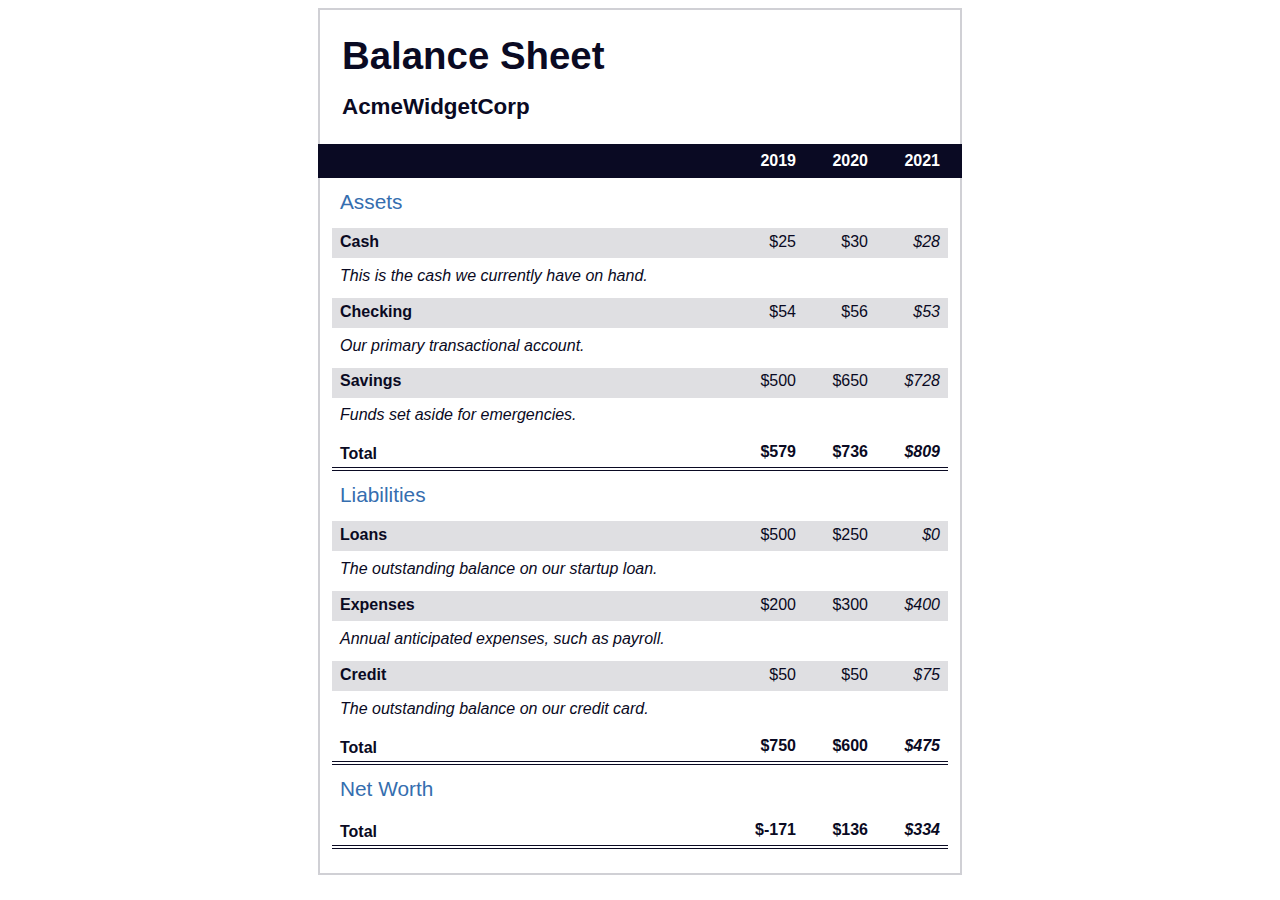
<file: portfolioPage/projects/balanceSheet/index.html>
<!DOCTYPE html>
<html lang="en">
  <head>
    <meta charset="UTF-8">
    <meta name="viewport" content="width=device-width, initial-scale=1.0">
    <title>Balance Sheet</title>
    <link rel="stylesheet" href="styles.css">
  </head>
  <body>
    <main>
      <section>
        <h1>
          <span class="flex">
            <span>AcmeWidgetCorp</span>
            <span>Balance Sheet</span>
          </span>
        </h1>
        <div id="years" aria-hidden="true">
          <span class="year">2019</span>
          <span class="year">2020</span>
          <span class="year">2021</span>
        </div>
        <div class="table-wrap">
          <table>
            <caption>Assets</caption>
            <thead>
              <tr>
                <td></td>
                <th><span class="sr-only year">2019</span></th>
                <th><span class="sr-only year">2020</span></th>
                <th class="current"><span class="sr-only year">2021</span></th>
              </tr>
            </thead>
            <tbody>
              <tr class="data">
                <th>Cash <span class="description">This is the cash we currently have on hand.</span></th>
                <td>$25</td>
                <td>$30</td>
                <td class="current">$28</td>
              </tr>
              <tr class="data">
                <th>Checking <span class="description">Our primary transactional account.</span></th>
                <td>$54</td>
                <td>$56</td>
                <td class="current">$53</td>
              </tr>
              <tr class="data">
                <th>Savings <span class="description">Funds set aside for emergencies.</span></th>
                <td>$500</td>
                <td>$650</td>
                <td class="current">$728</td>
              </tr>
              <tr class="total">
                <th>Total <span class="sr-only">Assets</span></th>
                <td>$579</td>
                <td>$736</td>
                <td class="current">$809</td>
              </tr>
            </tbody>
          </table>
          <table>
            <caption>Liabilities</caption>
            <thead>
              <tr>
              <td></td>
              <th><span class="sr-only">2019</span></th>
              <th><span class="sr-only">2020</span></th>
              <th><span class="sr-only">2021</span></th>
              </tr>
            </thead>
            <tbody>
              <tr class="data">
                <th>Loans <span class="description">The outstanding balance on our startup loan.</span></th>
                <td>$500</td>
                <td>$250</td>
                <td class="current">$0</td>
              </tr>
              <tr class="data">
                <th>Expenses <span class="description">Annual anticipated expenses, such as payroll.</span></th>
                <td>$200</td>
                <td>$300</td>
                <td class="current">$400</td>
              </tr>
              <tr class="data">
                <th>Credit <span class="description">The outstanding balance on our credit card.</span></th>
                <td>$50</td>
                <td>$50</td>
                <td class="current">$75</td>
              </tr>
              <tr class="total">
                <th>Total <span class="sr-only">Liabilities</span></th>
                <td>$750</td>
                <td>$600</td>
                <td class="current">$475</td>
              </tr>
            </tbody>
          </table>
          <table>
            <caption>Net Worth</caption>
            <thead>
              <tr>
              <td></td>
              <th><span class="sr-only">2019</span></th>
              <th><span class="sr-only">2020</span></th>
              <th><span class="sr-only">2021</span></th>
              </tr>
            </thead>
            <tbody>
              <tr class="total">
                <th>Total <span class="sr-only">Net Worth</span></th>
                <td>$-171</td>
                <td>$136</td>
                <td class="current">$334</td>
              </tr>
            </tbody>
          </table>
        </div>
      </section>
    </main>
  </body>
</html>
</file>
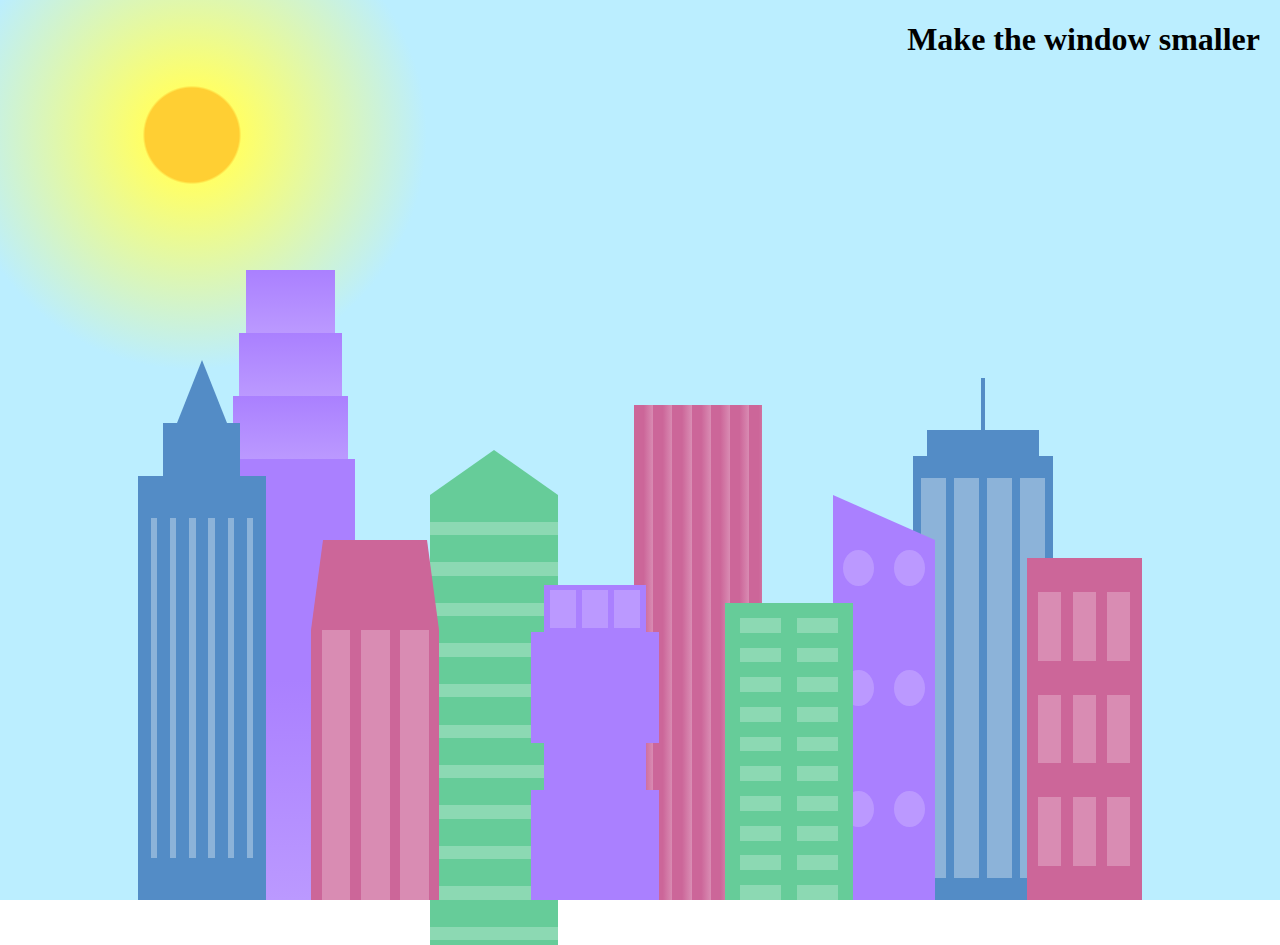
<file: portfolioPage/projects/citySkyLineResponsive/index.html>
<!DOCTYPE html>
<html lang="en">    
  <head>
    <meta charset="UTF-8">
    <title>City Skyline</title>
    <link href="styles.css" rel="stylesheet" />   
  </head>

  <body>
    <h1 class="caption day">Make the window smaller</h1>
    <h1 class="caption night">Make the window bigger</h1>
    <div class="background-buildings sky">
      <div></div>
      <div></div>
      <div class="bb1 building-wrap">
        <div class="bb1a bb1-window"></div>
        <div class="bb1b bb1-window"></div>
        <div class="bb1c bb1-window"></div>
        <div class="bb1d"></div>
      </div>
      <div class="bb2">
        <div class="bb2a"></div>
        <div class="bb2b"></div>
      </div>
      <div class="bb3"></div>
      <div></div>
      <div class="bb4 building-wrap">
        <div class="bb4a"></div>
        <div class="bb4b"></div>
        <div class="bb4c window-wrap">
          <div class="bb4-window"></div>
          <div class="bb4-window"></div>
          <div class="bb4-window"></div>
          <div class="bb4-window"></div>
        </div>
      </div>
      <div></div>
      <div></div>
    </div>

    <div class="foreground-buildings">
      <div></div>
      <div></div>
      <div class="fb1 building-wrap">
        <div class="fb1a"></div>
        <div class="fb1b"></div>
        <div class="fb1c"></div>
      </div>
      <div class="fb2">
        <div class="fb2a"></div>
        <div class="fb2b window-wrap">
          <div class="fb2-window"></div>
          <div class="fb2-window"></div>
          <div class="fb2-window"></div>
        </div>
      </div>
      <div></div>
      <div class="fb3 building-wrap">
        <div class="fb3a window-wrap">
          <div class="fb3-window"></div>
          <div class="fb3-window"></div>
          <div class="fb3-window"></div>
        </div>
        <div class="fb3b"></div>
        <div class="fb3a"></div>
        <div class="fb3b"></div>
      </div>
      <div class="fb4">
        <div class="fb4a"></div>
        <div class="fb4b">
          <div class="fb4-window"></div>
          <div class="fb4-window"></div>
          <div class="fb4-window"></div>
          <div class="fb4-window"></div>
          <div class="fb4-window"></div>
          <div class="fb4-window"></div>
        </div>
      </div>
      <div class="fb5"></div>
      <div class="fb6"></div>
      <div></div>
      <div></div>
    </div>
    
  </body>
</html>
</file>
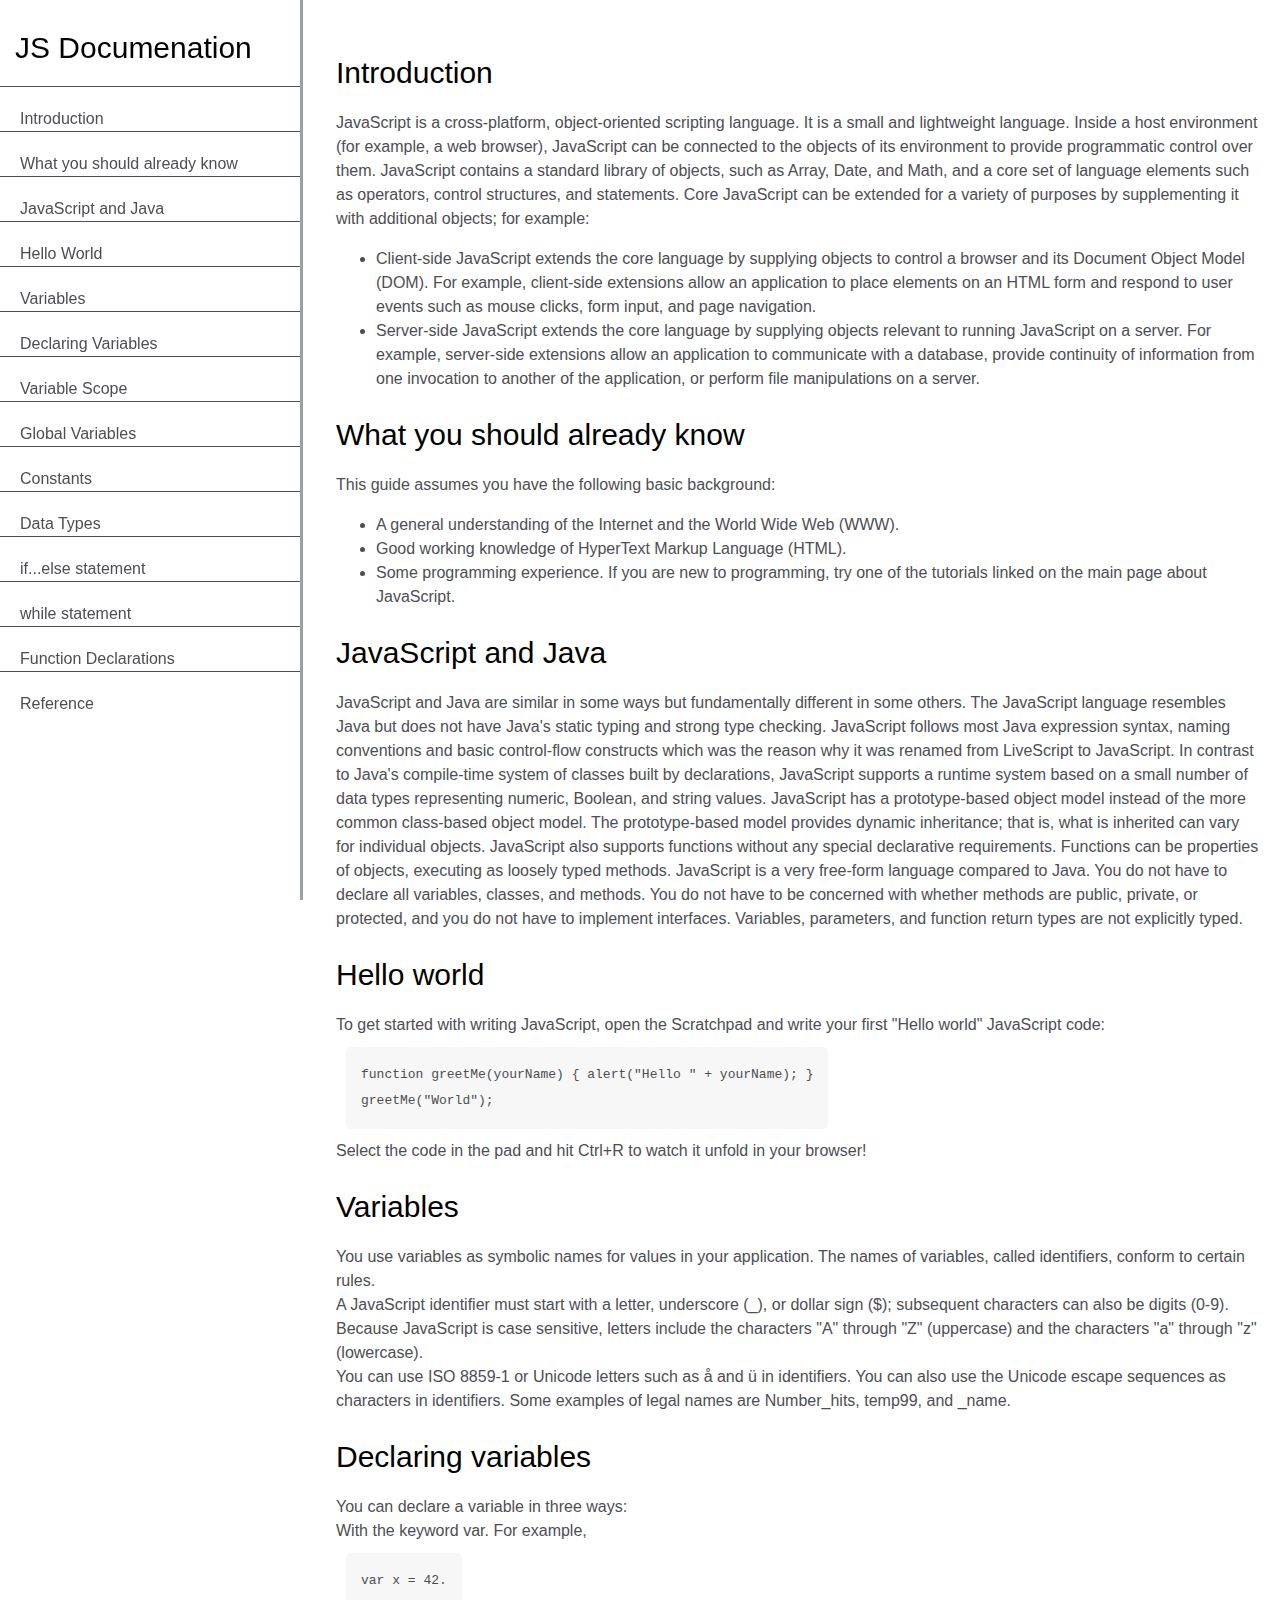
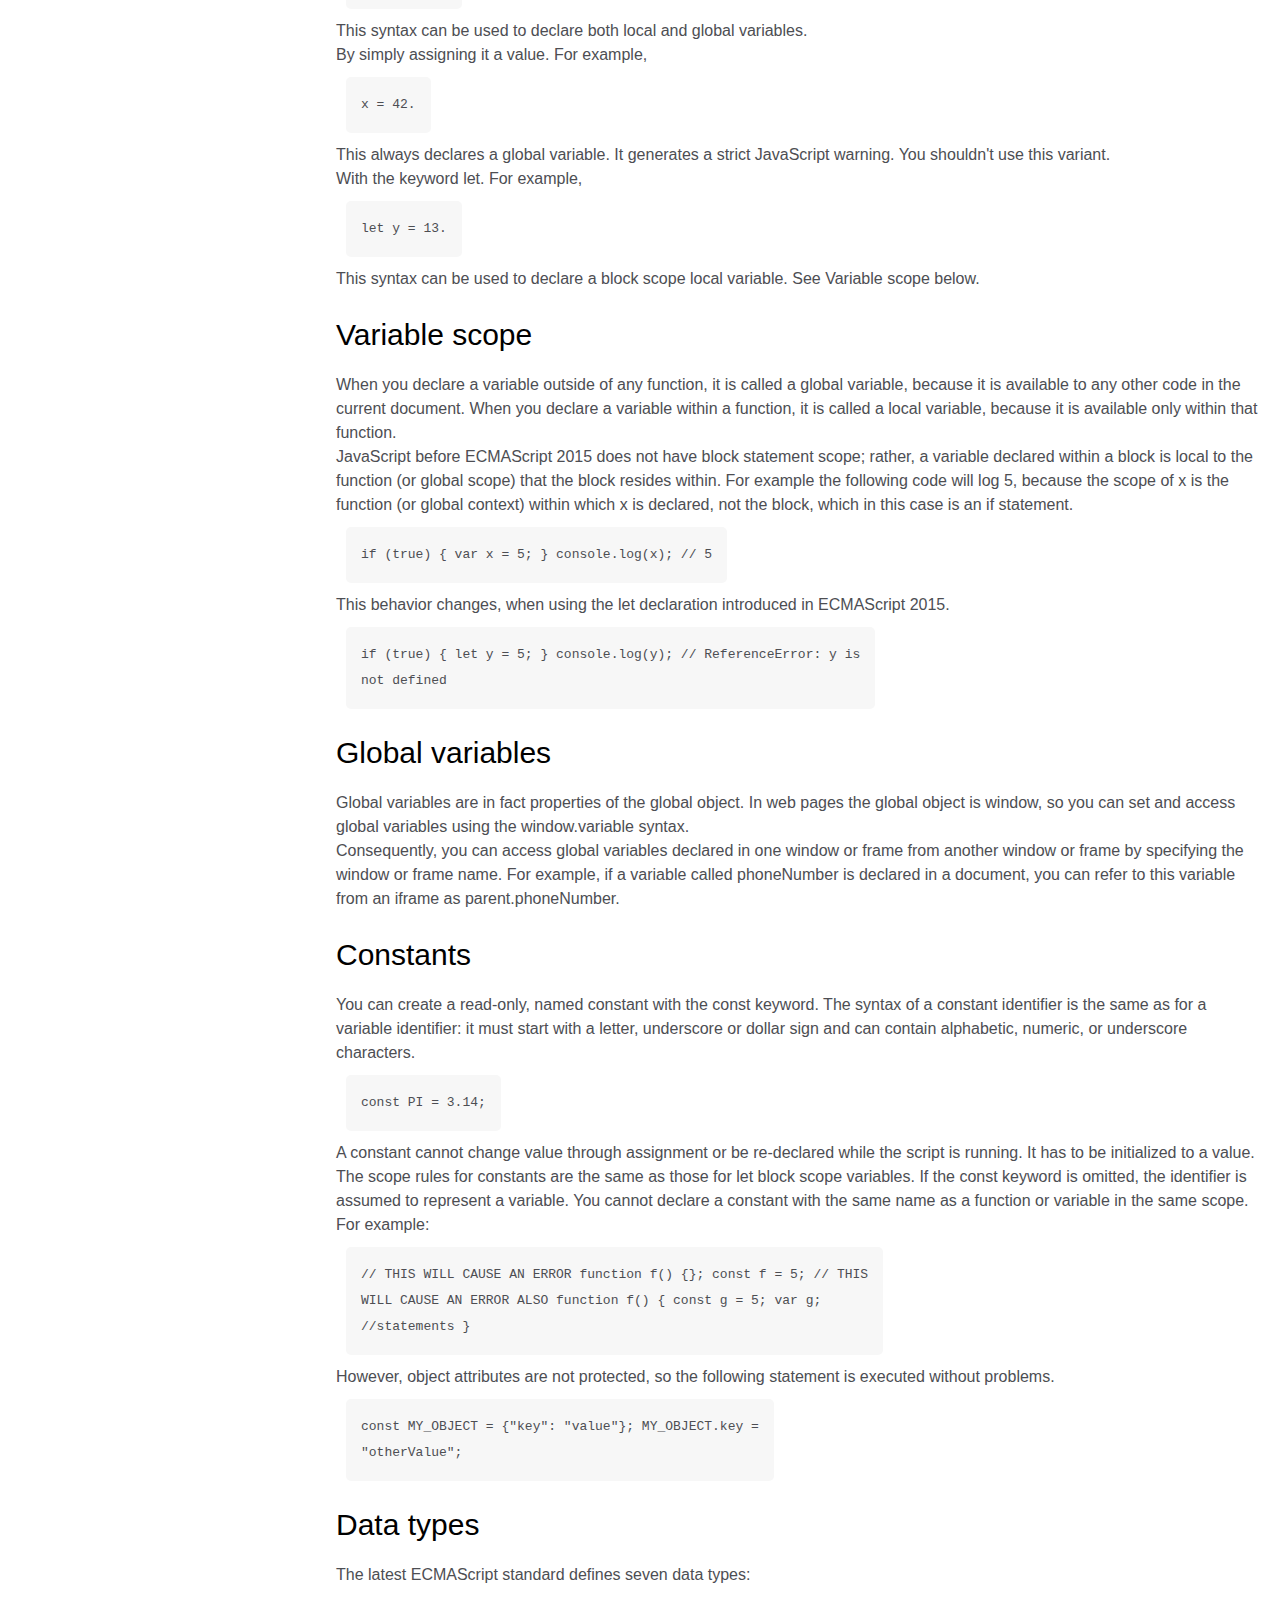
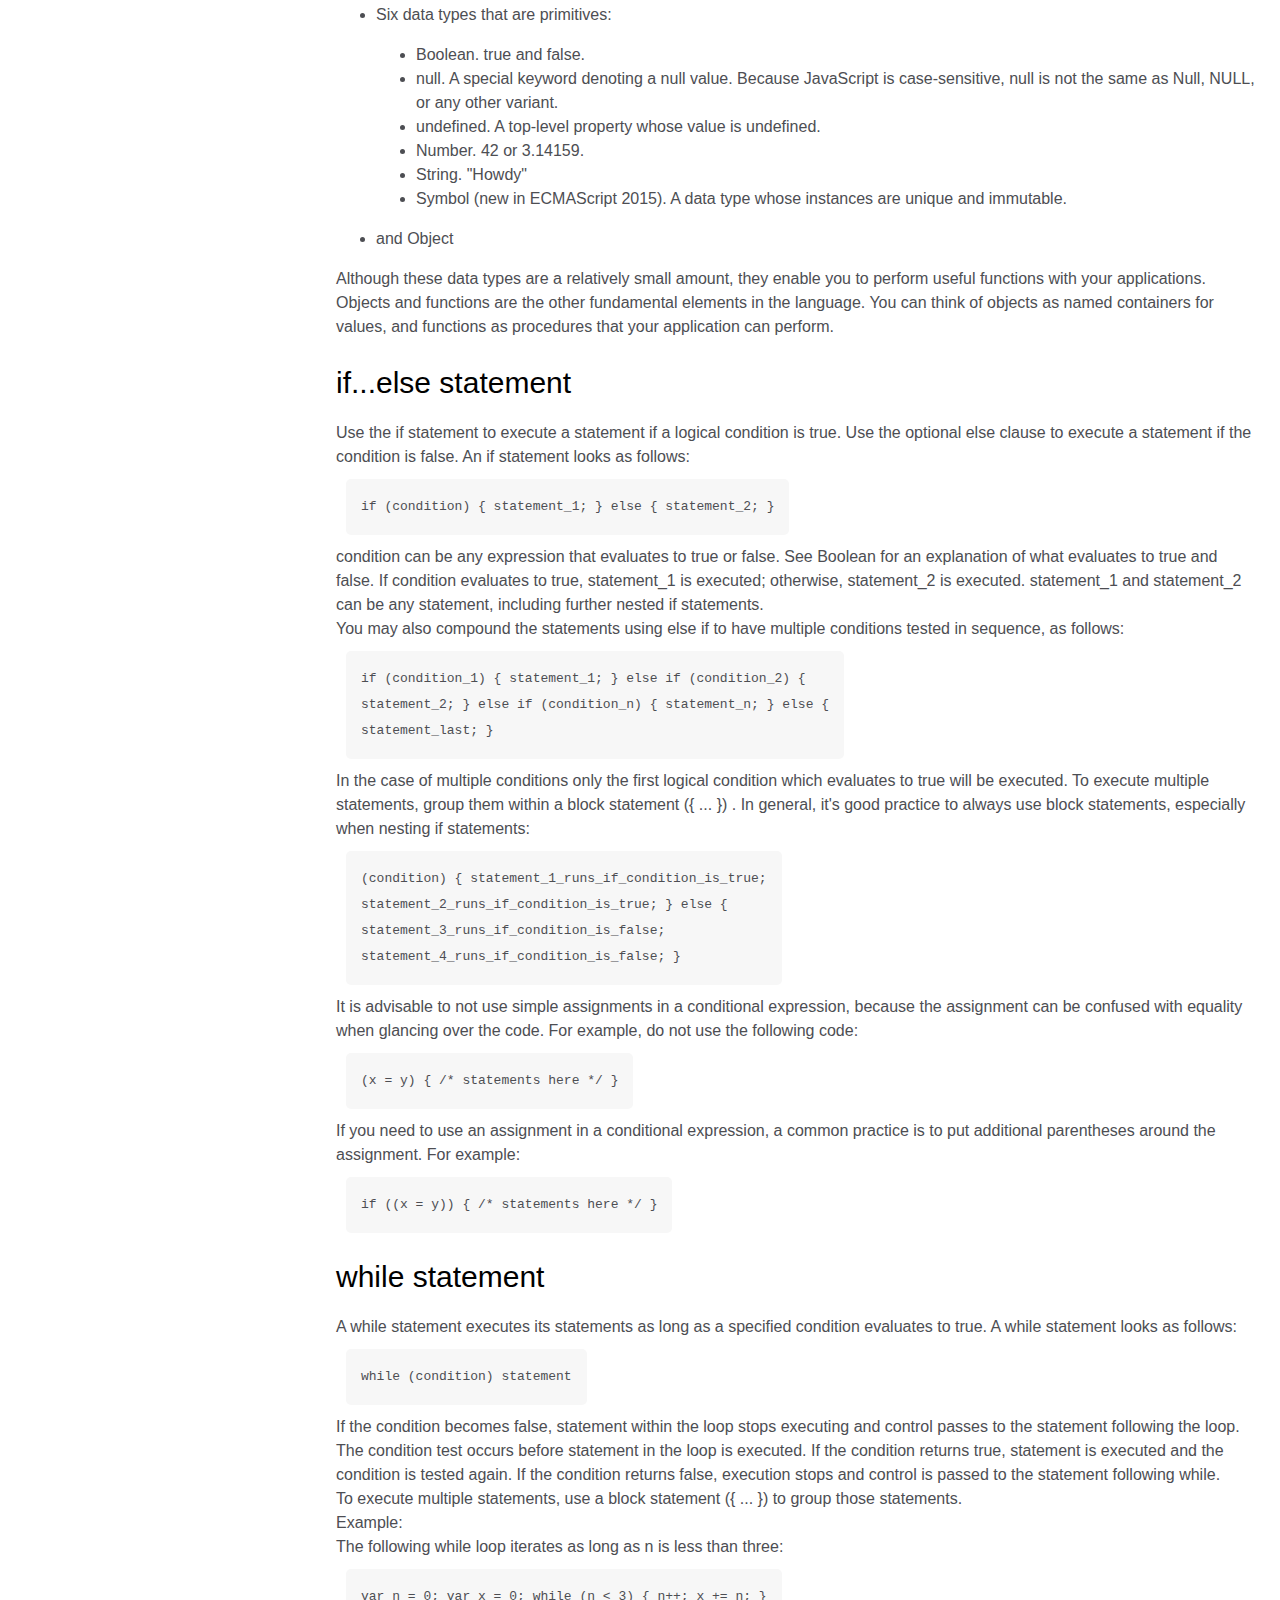
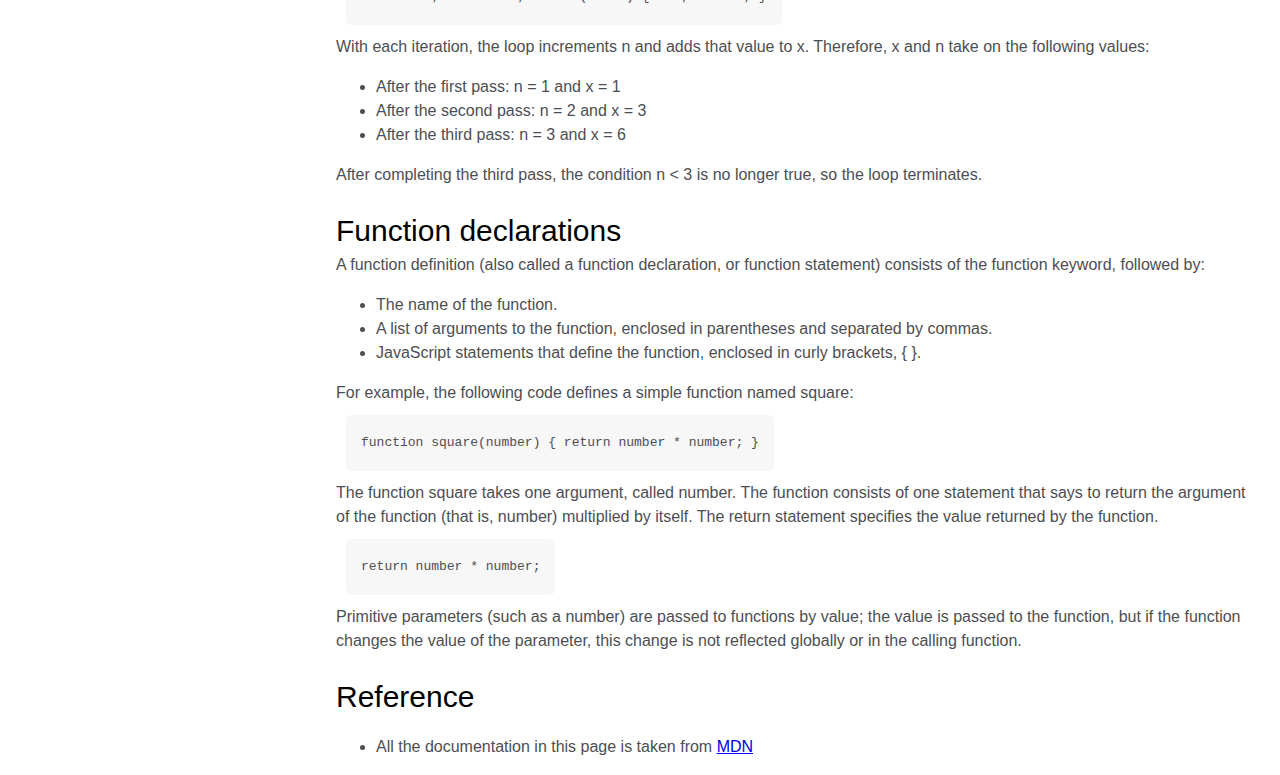
<file: portfolioPage/projects/documentationPage/index.html>
<!DOCTYPE html>
<html lang="en">
<head>
    <meta charset="UTF-8">
    <meta name="viewport" content="width=device-width, initial-scale=1.0">
    <title>Documentation Page</title>
    <link rel="stylesheet" href="styles.css">
</head>
<body>
    <nav id="navbar">
        <header>JS Documenation</header>
        <ul>
            <li>
                <a class="nav-link" href="#Introduction">Introduction</a>
            </li>
            <li>
                <a class="nav-link" href="#What_you_should_already_know">What you should already know</a>
            </li>
            <li>
                <a class="nav-link" href="#JavaScript_and_Java" >JavaScript and Java</a>
            </li>
            <li>
                <a class="nav-link" href="#Hello_world">Hello World</a>
            </li>
            <li>
                <a class="nav-link" href="#Variables">Variables</a>
            </li>
            <li>
                <a class="nav-link" href="#Declaring_variables">Declaring Variables</a>
            </li>
            <li>
                <a class="nav-link" href="#Variable_scope">Variable Scope</a>
            </li>
            <li>
                <a class="nav-link" href="#Global_variables">Global Variables</a>
            </li>
            <li>
                <a class="nav-link" href="#Constants">Constants</a>
            </li>
            <li>
                <a class="nav-link" href="#Data_types">Data Types</a>
            </li>
            <li>
                <a class="nav-link" href="#if...else_statement">if...else statement</a>
            </li>
            <li>
                <a class="nav-link" href="#while_statement">while statement</a>
            </li>
            <li>
                <a class="nav-link" href="#Function_declarations">Function Declarations</a>
            </li>
            <li>
                <a class="nav-link" href="#Reference">Reference</a>
            </li>
          </ul>
    </nav>
    <main id="main-doc">
        <section class="main-section" id="Introduction">
            <header>Introduction</header>
            <article>
            <p>JavaScript is a cross-platform, object-oriented scripting language. It is a small and lightweight language. Inside a host environment (for example, a web browser), JavaScript can be connected to the objects of its environment to provide programmatic control over them.
            JavaScript contains a standard library of objects, such as Array, Date, and Math, and a core set of language elements such as operators, control structures, and statements. Core JavaScript can be extended for a variety of purposes by supplementing it with additional objects; for example:
            </p><ul class="introduction_list">
                <li>Client-side JavaScript extends the core language by supplying objects to control a browser and its Document Object Model (DOM). For example, client-side extensions allow an application to place elements on an HTML form and respond to user events such as mouse clicks, form input, and page navigation.</li>
                <li>Server-side JavaScript extends the core language by supplying objects relevant to running JavaScript on a server. For example, server-side extensions allow an application to communicate with a database, provide continuity of information from one invocation to another of the application, or perform file manipulations on a server.</li>
            </ul>
        </article>
        </section>

        <section class="main-section" id="What_you_should_already_know">
            <header>What you should already know</header>
            <article> <p>This guide assumes you have the following basic background:
            </p><ul>
                <li>A general understanding of the Internet and the World Wide Web (WWW).</li>
                <li>Good working knowledge of HyperText Markup Language (HTML).</li>
                <li>Some programming experience. If you are new to programming, try one of the tutorials linked on the main page about JavaScript.</li>
            </ul></article>
        </section>

        <section class="main-section" id="JavaScript_and_Java">
            <header>JavaScript and Java</header>
            <article><p>
            JavaScript and Java are similar in some ways but fundamentally different in some others. The JavaScript language resembles Java but does not have Java's static typing and strong type checking. JavaScript follows most Java expression syntax, naming conventions and basic control-flow constructs which was the reason why it was renamed from LiveScript to JavaScript.
            In contrast to Java's compile-time system of classes built by declarations, JavaScript supports a runtime system based on a small number of data types representing numeric, Boolean, and string values. JavaScript has a prototype-based object model instead of the more common class-based object model. The prototype-based model provides dynamic inheritance; that is, what is inherited can vary for individual objects. JavaScript also supports functions without any special declarative requirements. Functions can be properties of objects, executing as loosely typed methods.
            JavaScript is a very free-form language compared to Java. You do not have to declare all variables, classes, and methods. You do not have to be concerned with whether methods are public, private, or protected, and you do not have to implement interfaces. Variables, parameters, and function return types are not explicitly typed.
        </p></article></section>

        <section class="main-section" id="hello_world">
            <header>Hello world</header>
            <article><p>
            To get started with writing JavaScript, open the Scratchpad and write your first "Hello world" JavaScript code:
            
            <code>function greetMe(yourName) { alert("Hello " + yourName); }<br>
                greetMe("World");</code>
            Select the code in the pad and hit Ctrl+R to watch it unfold in your browser!</article>
        </p></section>

        <section class="main-section" id="variables">
            <header>Variables</header>
            <article><p>
            You use variables as symbolic names for values in your application. The names of variables, called identifiers, conform to certain rules.<br>

                A JavaScript identifier must start with a letter, underscore (_), or dollar sign ($); subsequent characters can also be digits (0-9). Because JavaScript is case sensitive, letters include the characters "A" through "Z" (uppercase) and the characters "a" through "z" (lowercase).<br>
                
                You can use ISO 8859-1 or Unicode letters such as å and ü in identifiers. You can also use the Unicode escape sequences as characters in identifiers. Some examples of legal names are Number_hits, temp99, and _name.
            <p> </article></section>

        <section class="main-section" id="declaring_variables">
            <header>Declaring variables</header>
            <article><p>
            You can declare a variable in three ways:<br>
                With the keyword var. For example,
                <code>var x = 42.</code>
            This syntax can be used to declare both local and global variables.<br>

                By simply assigning it a value. For example,
                <code>x = 42.</code>
            This always declares a global variable. It generates a strict JavaScript warning. You shouldn't use this variant.<br>

                With the keyword let. For example,
                <code>let y = 13.</code>
                This syntax can be used to declare a block scope local variable. See Variable scope below.
            </p></article>  
                
        </section>

        <section class="main-section" id="variable_scope">
            <header>Variable scope</header>
            <article>
            <p>When you declare a variable outside of any function, it is called a global variable, because it is available to any other code in the current document. When you declare a variable within a function, it is called a local variable, because it is available only within that function.<br>
JavaScript before ECMAScript 2015 does not have block statement scope; rather, a variable declared within a block is local to the function (or global scope) that the block resides within. For example the following code will log 5, because the scope of x is the function (or global context) within which x is declared, not the block, which in this case is an if statement.
        <code>if (true) { var x = 5; } console.log(x); // 5</code>
        This behavior changes, when using the let declaration introduced in ECMAScript 2015.
        <code>if (true) { let y = 5; } console.log(y); // ReferenceError: y is<br>
            not defined</code>
        </p></article>
        </section>

        <section class="main-section" id="global_variables">
            <header>Global variables</header>
            <article>
            <p>Global variables are in fact properties of the global object. In web pages the global object is window, so you can set and access global variables using the window.variable syntax.<br>
            Consequently, you can access global variables declared in one window or frame from another window or frame by specifying the window or frame name. For example, if a variable called phoneNumber is declared in a document, you can refer to this variable from an iframe as parent.phoneNumber.
        </p></article> </section>

        <section class="main-section" id="constants">
            <header>Constants</header>
            <article><p>
            You can create a read-only, named constant with the const keyword. The syntax of a constant identifier is the same as for a variable identifier: it must start with a letter, underscore or dollar sign and can contain alphabetic, numeric, or underscore characters.

                <code>const PI = 3.14;</code>
                A constant cannot change value through assignment or be re-declared while the script is running. It has to be initialized to a value.
                
                The scope rules for constants are the same as those for let block scope variables. If the const keyword is omitted, the identifier is assumed to represent a variable.
                
                You cannot declare a constant with the same name as a function or variable in the same scope. For example:
                
                <code>// THIS WILL CAUSE AN ERROR function f() {}; const f = 5; // THIS<br>
                WILL CAUSE AN ERROR ALSO function f() { const g = 5; var g;<br>
                //statements }</code>
                However, object attributes are not protected, so the following statement is executed without problems.
                <code>const MY_OBJECT = {"key": "value"}; MY_OBJECT.key =<br>
                "otherValue";</code>
            </p></article>
        </section>

        <section class="main-section" id="data_types">
            <header>Data types</header>
            <article>
            <p>The latest ECMAScript standard defines seven data types:
            <ul>
                <li>Six data types that are primitives:
                    <ul>
                        <li>Boolean. true and false.</li>
                        <li>null. A special keyword denoting a null value. Because JavaScript is case-sensitive, null is not the same as Null, NULL, or any other variant.</li>
                        <li>undefined. A top-level property whose value is undefined.</li>
                        <li>Number. 42 or 3.14159.</li>
                        <li>String. "Howdy"</li>
                        <li>Symbol (new in ECMAScript 2015). A data type whose instances are unique and immutable.</li>
                    </li></ul>
                    <li>and Object</li>  
                </li>
            </ul>
            Although these data types are a relatively small amount, they enable you to perform useful functions with your applications. Objects and functions are the other fundamental elements in the language. You can think of objects as named containers for values, and functions as procedures that your application can perform.
        </p></article></section>

        <section class="main-section" id="if...else_statement">
            <header>if...else statement</header>
            <article>
            <p>Use the if statement to execute a statement if a logical condition is true. Use the optional else clause to execute a statement if the condition is false. An if statement looks as follows:

            
                <code>if (condition) { statement_1; } else { statement_2; }<br></code>
            condition can be any expression that evaluates to true or false. See Boolean for an explanation of what evaluates to true and false. If condition evaluates to true, statement_1 is executed; otherwise, statement_2 is executed. statement_1 and statement_2 can be any statement, including further nested if statements.<br>
                You may also compound the statements using else if to have multiple conditions tested in sequence, as follows:
                
                <code>if (condition_1) { statement_1; } else if (condition_2) {<br>
                statement_2; } else if (condition_n) { statement_n; } else {<br>
                statement_last; }</code>
                In the case of multiple conditions only the first logical condition which evaluates to true will be executed. To execute multiple statements, group them within a block statement ({ ... }) . In general, it's good practice to always use block statements, especially when nesting if statements:

                

                <code> (condition) { statement_1_runs_if_condition_is_true;<br>
                statement_2_runs_if_condition_is_true; } else {<br>
                statement_3_runs_if_condition_is_false;<br>
                statement_4_runs_if_condition_is_false; }</code>
                It is advisable to not use simple assignments in a conditional expression, because the assignment can be confused with equality when glancing over the code. For example, do not use the following code:
                <code>(x = y) { /* statements here */ }</code>
                If you need to use an assignment in a conditional expression, a common practice is to put additional parentheses around the assignment. For example:
                <code>if ((x = y)) { /* statements here */ }</code></article>
            </p></section>

        <section class="main-section" id="while_statement">
            <header>while statement</header>
            <article>
            <p>A while statement executes its statements as long as a specified condition evaluates to true. A while statement looks as follows:
              <code> while (condition) statement</code>
                If the condition becomes false, statement within the loop stops executing and control passes to the statement following the loop.
                <br>The condition test occurs before statement in the loop is executed. If the condition returns true, statement is executed and the condition is tested again. If the condition returns false, execution stops and control is passed to the statement following while.
                
                <br>To execute multiple statements, use a block statement ({ ... }) to group those statements.
                
                <br>Example:
                <br>The following while loop iterates as long as n is less than three:
                
                <code>var n = 0; var x = 0; while (n < 3) { n++; x += n; } </code>
                With each iteration, the loop increments n and adds that value to x. Therefore, x and n take on the following values:
                <ul>
                <li>After the first pass: n = 1 and x = 1</li>
                <li>After the second pass: n = 2 and x = 3</li>
                <li>After the third pass: n = 3 and x = 6</li>
                </ul>
                After completing the third pass, the condition n < 3 is no longer true, so the loop terminates.
            </p> </article>
                
        </section>

        <section class="main-section" id="function_declarations">
            <header>Function declarations</header>
            A function definition (also called a function declaration, or function statement) consists of the function keyword, followed by:
            <article><p>
            <ul>
                <li>The name of the function.</li>
                <li>A list of arguments to the function, enclosed in parentheses and separated by commas.</li>
                <li>JavaScript statements that define the function, enclosed in curly brackets, { }.</li>
                </ul>
                For example, the following code defines a simple function named square:

            <code> function square(number) { return number * number; }</code>
            The function square takes one argument, called number. The function consists of one statement that says to return the argument of the function (that is, number) multiplied by itself. The return statement specifies the value returned by the function.
                <code>return number * number;</code>
            Primitive parameters (such as a number) are passed to functions by value; the value is passed to the function, but if the function changes the value of the parameter, this change is not reflected globally or in the calling function.
        </p></article>
        </section>
        <section class="main-section" id="reference">
            <header>Reference</header>
        <article>
            <ul>
                <li>All the documentation in this page is taken from <a href="https://developer.mozilla.org/en-US/docs/Web/JavaScript/Guide">MDN</a></li>
            </ul>
        </article>
        </section>
        
        
    </main>
    
</body>
</html>
</file>
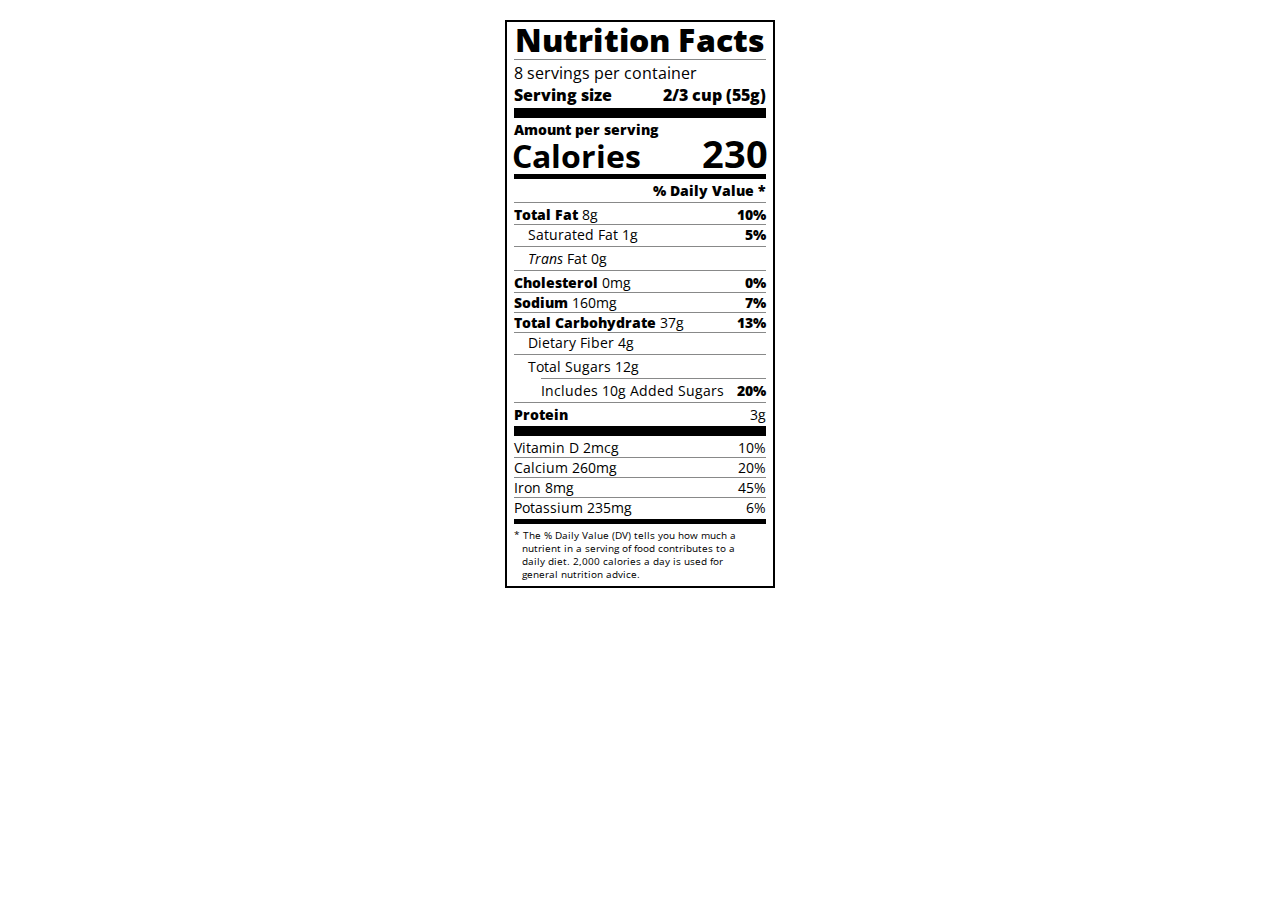
<file: portfolioPage/projects/NutritionLabel/index.html>
<!DOCTYPE html>
<html lang="en">

<head>
  <meta charset="UTF-8">
  <title>Nutrition Label</title>
  <link href="https://fonts.googleapis.com/css?family=Open+Sans:400,700,800" rel="stylesheet">
  <link href="./styles.css" rel="stylesheet">
</head>

<body>
  <div class="label">
    <header>
      <h1 class="bold">Nutrition Facts</h1>
      <div class="divider"></div>
      <p>8 servings per container</p>
      <p class="bold">Serving size <span>2/3 cup (55g)</span></p>
    </header>
    <div class="divider large"></div>
    <div class="calories-info">
      <div class="left-container">
        <h2 class="bold small-text">Amount per serving</h2>
        <p>Calories</p>
      </div>
      <span>230</span>
    </div>
    <div class="divider medium"></div>
    <div class="daily-value small-text">
      <p class="bold right no-divider">% Daily Value *</p>
      <div class="divider"></div>
      <p><span><span class="bold">Total Fat</span> 8g</span> <span class="bold">10%</span></p>
      <p class="indent no-divider">Saturated Fat 1g <span class="bold">5%</span></p>
      <div class="divider"></div>
      <p class="indent no-divider"><span><i>Trans</i> Fat 0g</span></p>
      <div class="divider"></div>
      <p><span><span class="bold">Cholesterol</span> 0mg</span> <span class="bold">0%</span></p>
      <p><span><span class="bold">Sodium</span> 160mg</span> <span class="bold">7%</span></p>
      <p><span><span class="bold">Total Carbohydrate</span> 37g</span> <span class="bold">13%</span></p>
      <p class="indent no-divider">Dietary Fiber 4g</p>
      <div class="divider"></div>
      <p class="indent no-divider">Total Sugars 12g</p>
      <div class="divider double-indent"></div>
      <p class="double-indent no-divider">Includes 10g Added Sugars <span class="bold">20%</span>
      <div class="divider"></div>
      <p class="no-divider"><span class="bold">Protein</span> 3g</p>
      <div class="divider large"></div>
      <p>Vitamin D 2mcg <span>10%</span></p>
      <p>Calcium 260mg <span>20%</span></p>
      <p>Iron 8mg <span>45%</span></p>
      <p class="no-divider">Potassium 235mg <span>6%</span></p>
    </div>
    <div class="divider medium"></div>
    <p class="note">* The % Daily Value (DV) tells you how much a nutrient in a serving of food contributes to a daily
      diet. 2,000 calories a day is used for general nutrition advice.</p>
  </div>
</body>
</html>
</file>
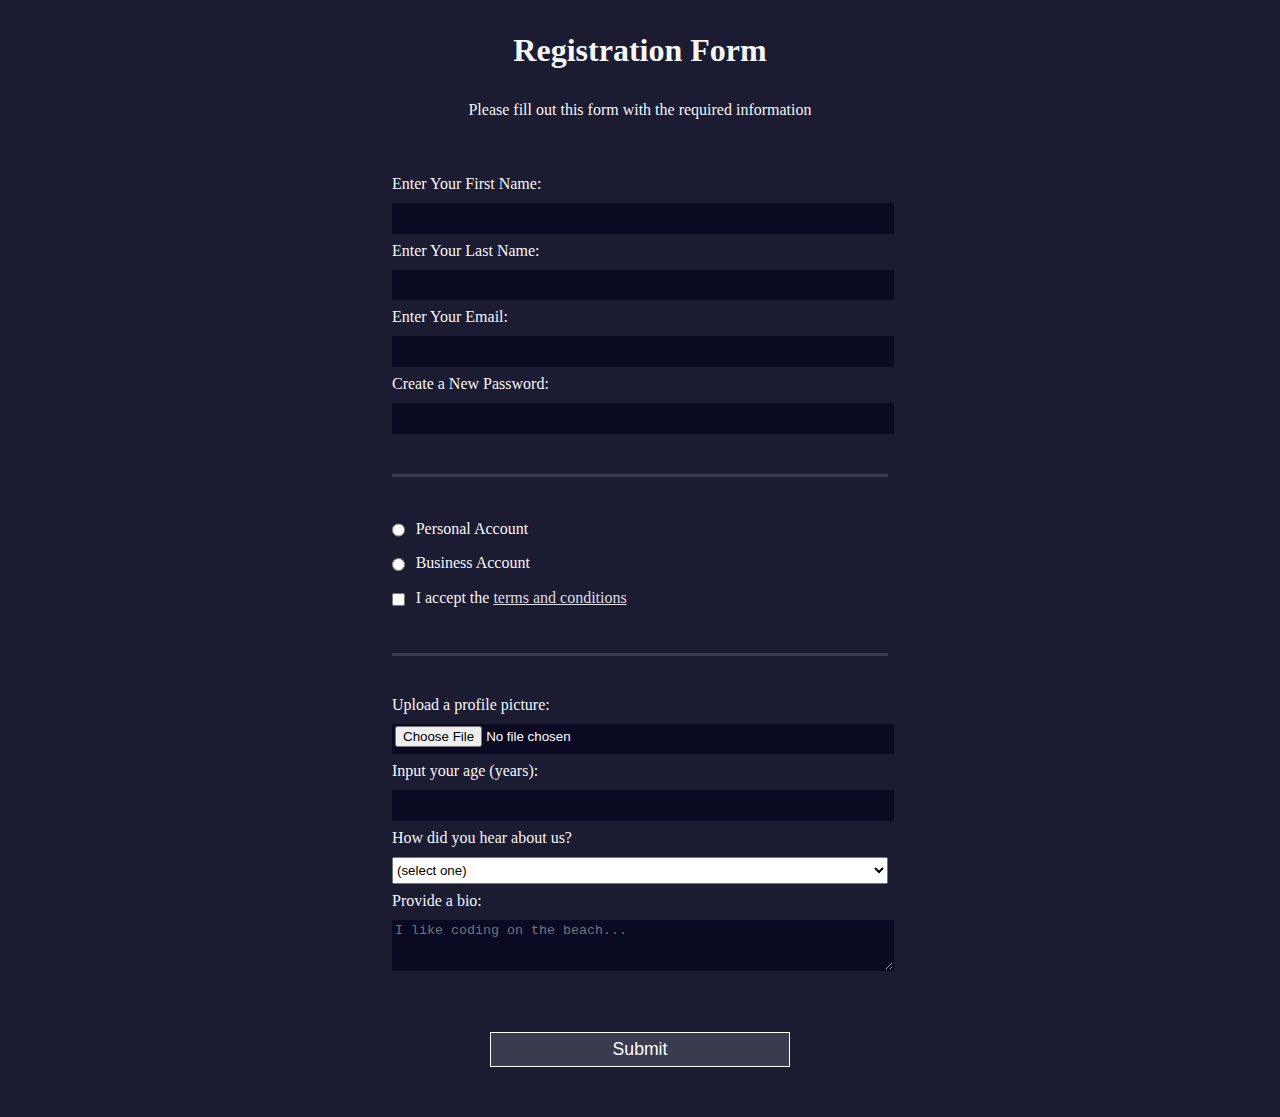
<file: portfolioPage/projects/registrationForm/index.html>
<!DOCTYPE html>
<html lang="en">
  <head>
    <meta charset="UTF-8">
    <title>Registration Form</title>
    <link rel="stylesheet" href="styles.css" />
  </head>
  <body>
    <h1>Registration Form</h1>
    <p>Please fill out this form with the required information</p>
    <form method="post" action='https://register-demo.freecodecamp.org'>
      <fieldset>
        <label for="first-name">Enter Your First Name: <input id="first-name" name="first-name" type="text" required /></label>
        <label for="last-name">Enter Your Last Name: <input id="last-name" name="last-name" type="text" required /></label>
        <label for="email">Enter Your Email: <input id="email" name="email" type="email" required /></label>
        <label for="new-password">Create a New Password: <input id="new-password" name="new-password" type="password" pattern="[a-z0-5]{8,}" required /></label>
      </fieldset>
      <fieldset>
        <label for="personal-account"><input id="personal-account" type="radio" name="account-type" class="inline" /> Personal Account</label>
        <label for="business-account"><input id="business-account" type="radio" name="account-type" class="inline" /> Business Account</label>
        <label for="terms-and-conditions">
          <input id="terms-and-conditions" type="checkbox" required name="terms-and-conditions" class="inline" /> I accept the <a href="https://www.freecodecamp.org/news/terms-of-service/">terms and conditions</a>
        </label>
      </fieldset>
      <fieldset>
        <label for="profile-picture">Upload a profile picture: <input id="profile-picture" type="file" name="file" /></label>
        <label for="age">Input your age (years): <input id="age" type="number" name="age" min="13" max="120" /></label>
        <label for="referrer">How did you hear about us?
          <select id="referrer" name="referrer">
            <option value="">(select one)</option>
            <option value="1">freeCodeCamp News</option>
            <option value="2">freeCodeCamp YouTube Channel</option>
            <option value="3">freeCodeCamp Forum</option>
            <option value="4">Other</option>
          </select>
        </label>
        <label for="bio">Provide a bio:
          <textarea id="bio" name="bio" rows="3" cols="30" placeholder="I like coding on the beach..."></textarea>
        </label>
      </fieldset>
      <input type="submit" value="Submit" />
    </form>
  </body>
</html>
</file>
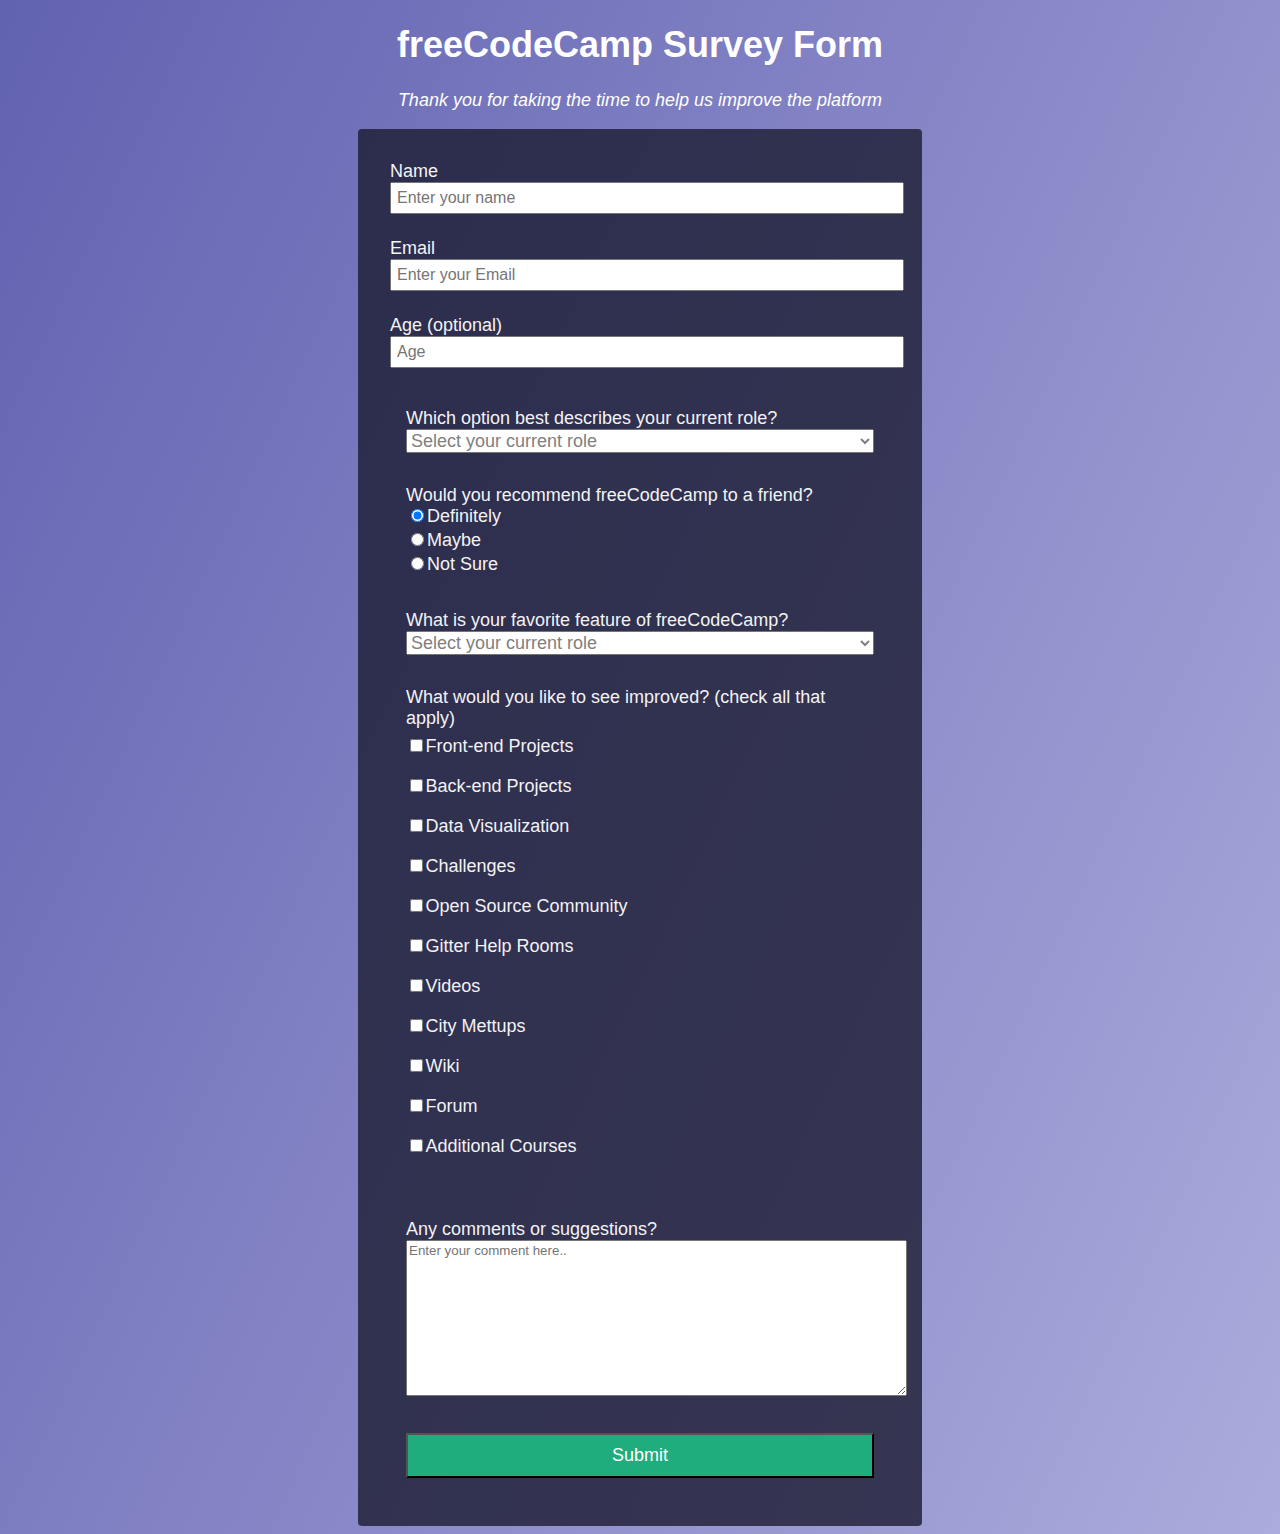
<file: portfolioPage/projects/SurveyForm/index.html>
<!DOCTYPE html>
<html lang="en">
   <head>
 <meta charset="UTF-8">
 <link rel="stylesheet" href="styles.css"/>
 <title>freeCodeCamp Survey Form</title>
</head>
<body>
  <!--Title-->
<h1 id="title">freeCodeCamp Survey Form</h1>
<p id="description">Thank you for taking the time to help us improve the platform</p>
<!--Form Start-->
<form id="survey-form">
  <div class="name-email-age">
<!--Name-->
    <label for="name">Name</label>
      <input id="name-label" name="name" type="text"   class="form-control" placeholder="Enter your name" required/>
    </label></div>
<!--Email-->
    <div class="name-email-age">
    <label for="email">Email</label>
      <input id="email-label" name="email" type="email" class="form-control" placeholder="Enter your Email" required/>
    </label></div>
<!--Age-->
<div class="name-email-age">
    <label for="age">Age <span class="clue">(optional)</span></label>
      <input id="number-label" name="age" type="number" class="form-control" placeholder="Age" required min="3" max="120"/>
    </div>
<!--Role-->
    <div class="form-group">
    <label for="role">Which option best describes your current role?</label>
      <select id="dropdown">
        <option value="">Select your current role</option>
        <option value="1">Student</option>
        <option value="2">Full Time Job</option>
        <option value="3">Full Time Learner</option>
        <option value="4">Prefer not to say</option>
        <option value="5">Other</option>
        </select></div>

<!--Recommend-->
      <div class="form-group">
       Would you recommend freeCodeCamp to a friend?<br>
       <label for='user-recommend'>
         <input id="user-recommend" name="user-recommend" value="definitely" type="radio" class="recommend" checked>Definitely</label>
         <label for='user-recommend'><br>
         <input id="user-recommend" name="user-recommend" value="maybe" type="radio" class="recommend" >Maybe</label>
         <label for='user-recommend'><br>
         <input id="user-recommend" name="user-recommend" value="not-sure" class="recommend" type="radio">Not Sure</label>
        </div>

<!--Favorite Feature-->
         <div class="form-group">
    <label for="dropdown">What is your favorite feature of freeCodeCamp?
      <select id="dropdown">
        <option value="">Select your current role</option>
        <option value="1">Challenges</option>
        <option value="2">Projects</option>
        <option value="3">Community</option>
        <option value="4">Open Source</option>
        </select></div>

<!--Improvements-->
        <div class="form-group">
          What would you like to see improved? <span class="clue">(check all that apply)</span>
          <fieldset>
          <label>
            <div class="checkbox">
          <label for="prefer"><input name="prefer" value="front-end-projects" type="checkbox" class="input-checkbox">Front-end Projects</label></div>
          <div class="checkbox">
          <label><input name="prefer" value="back-end-projects" type="checkbox" class="input-checkbox">Back-end Projects</label></div>
          <div class="checkbox">
        <label>
          <input name="prefer" value="data-visualization" type="checkbox" class="input-checkbox">Data Visualization</label></div>
          <div class="checkbox">
          <label><input name="prefer" value="challenges" type="checkbox" class="input-checkbox">Challenges</label></div>
          <div class="checkbox">
          <label><input name="prefer" value="open-source-community" type="checkbox" class="input-checkbox">Open Source Community</label></div>
          <div class="checkbox">
          <label><input name="prefer" value="gitter-help-rooms" type="checkbox" class="input-checkbox">Gitter Help Rooms</label></div>
          <div class="checkbox">
          <label><input name="prefer" value="videos" type="checkbox" class="input-checkbox">Videos</label></div>
          <div class="checkbox">
          <label><input name="prefer" value="city-meetups" type="checkbox" class="input-checkbox">City Mettups</label></div>
          <div class="checkbox">
          <label><input name="prefer" value="wiki" type="checkbox" class="input-checkbox">Wiki</label></div>
          <div class="checkbox">
            <label><input name="prefer" value="forum" type="checkbox" class="input-checkbox">Forum</label></div>
            <div class="checkbox">
          <label><input name="prefer" value="aditional-courses" type="checkbox" class="input-checkbox">Additional Courses</label></div>
     </fieldset>
<!--Comments-->
       </div>
       <div class="form-group">
         <label for="comments">Any comments or suggestions?
           <textarea id="comments" name="comments" rows="10" cols="60" placeholder="Enter your comment here.."></textarea></label>
         </div>
<!--Submit-->
         <div class="form-group">
           <button type="submit" id="submit" class="submit-button">Submit</button></div>
  </form>
</body>
</html>
</file>
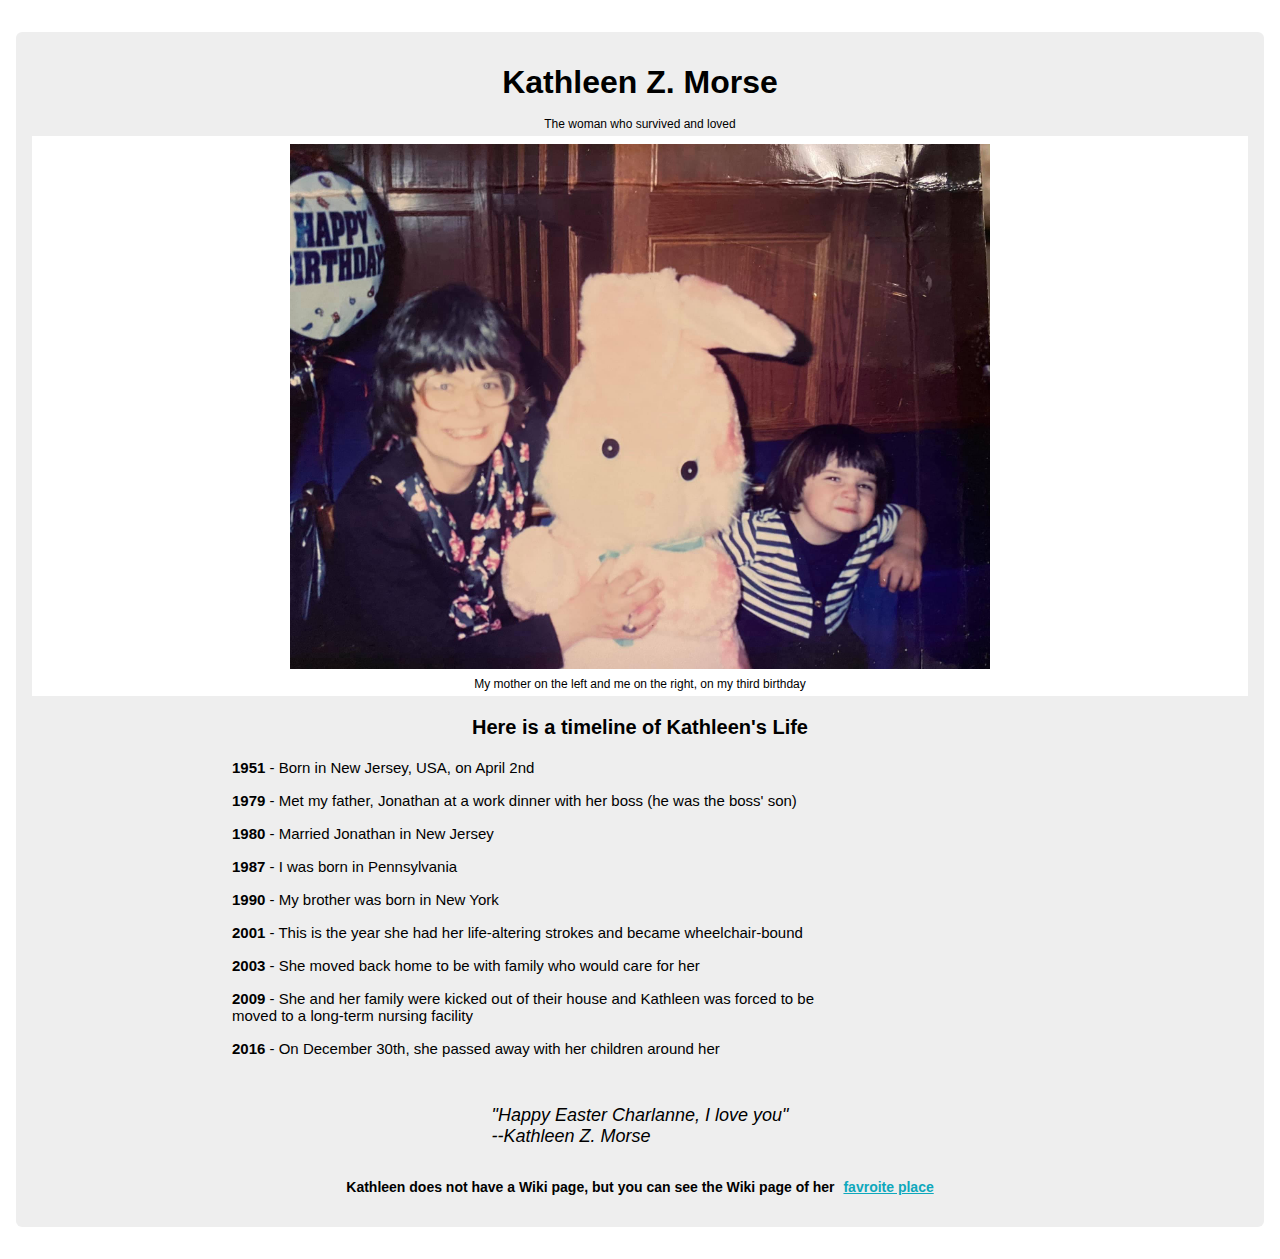
<file: portfolioPage/projects/TributePage/index.html>
<!DOCTYPE html>
<html lang="en">
<head>
    <meta charset="UTF-8">
    <meta name="viewport" content="width=device-width, initial-scale=1.0">
    <title id="title">Kathleen Z. Morse</title>
    <link rel="preconnect" href="https://fonts.googleapis.com">
    <link rel="preconnect" href="https://fonts.gstatic.com" crossorigin>
    <link href="https://fonts.googleapis.com/css2?family=Poppins:wght@200;300;400;500;700&display=swap" rel="stylesheet">
    <link rel="stylesheet" href="styles.css"/>
    <link href="https://fonts.googleapis.com/css?family=Open+Sans:400,700,800" rel="stylesheet">
  <link href="./styles.css" rel="stylesheet">
</head>
<body>
    <main id="main">
        <div class="header">
            <h1 id="title">Kathleen Z. Morse</h1>
            <p>The woman who survived and loved</p>
        </div>
        <div class="img-div">
            <img src="mommyandme.jpeg" alt="mommyandme" id="image">
            <p id="image-caption">My mother on the left and me on the right, on my third birthday</p>
        </div>
        <div class="timeline">
            <h2 class="h2header" >Here is a timeline of Kathleen's Life</h2>
            <ul class="years">
                <li><span>1951</span> - Born in New Jersey, USA, on April 2nd</li>
                <li><span>1979</span> - Met my father, Jonathan at a work dinner with her boss (he was the boss' son)</li>
                <li><span>1980</span> - Married Jonathan in New Jersey</li>
                <li><span>1987</span> - I was born in Pennsylvania</li>
                <li><span>1990</span> - My brother was born in New York</li>
                <li><span>2001</span> - This is the year she had her life-altering strokes and became wheelchair-bound </li>
                <li><span>2003</span> - She moved back home to be with family who would care for her</li>
                <li><span>2009</span> - She and her family were kicked out of their house and Kathleen was forced to be moved to a long-term nursing facility</li>
                <li><span>2016</span> - On December 30th, she passed away with her children around her</li>
            </ul>
        </div>
        <div class="quote">
            <blockquote>"Happy Easter Charlanne, I love you"<br>--Kathleen Z. Morse</blockquote>
        </div>
        <footer id="tribute-info">Kathleen does not have a Wiki page, but you can see the Wiki page of her <a href="https://en.wikipedia.org/wiki/Big_Sur" target="_blank" id="tribute-link"> favroite place</a></footer>
    </main>
</body>
</html>
</file>
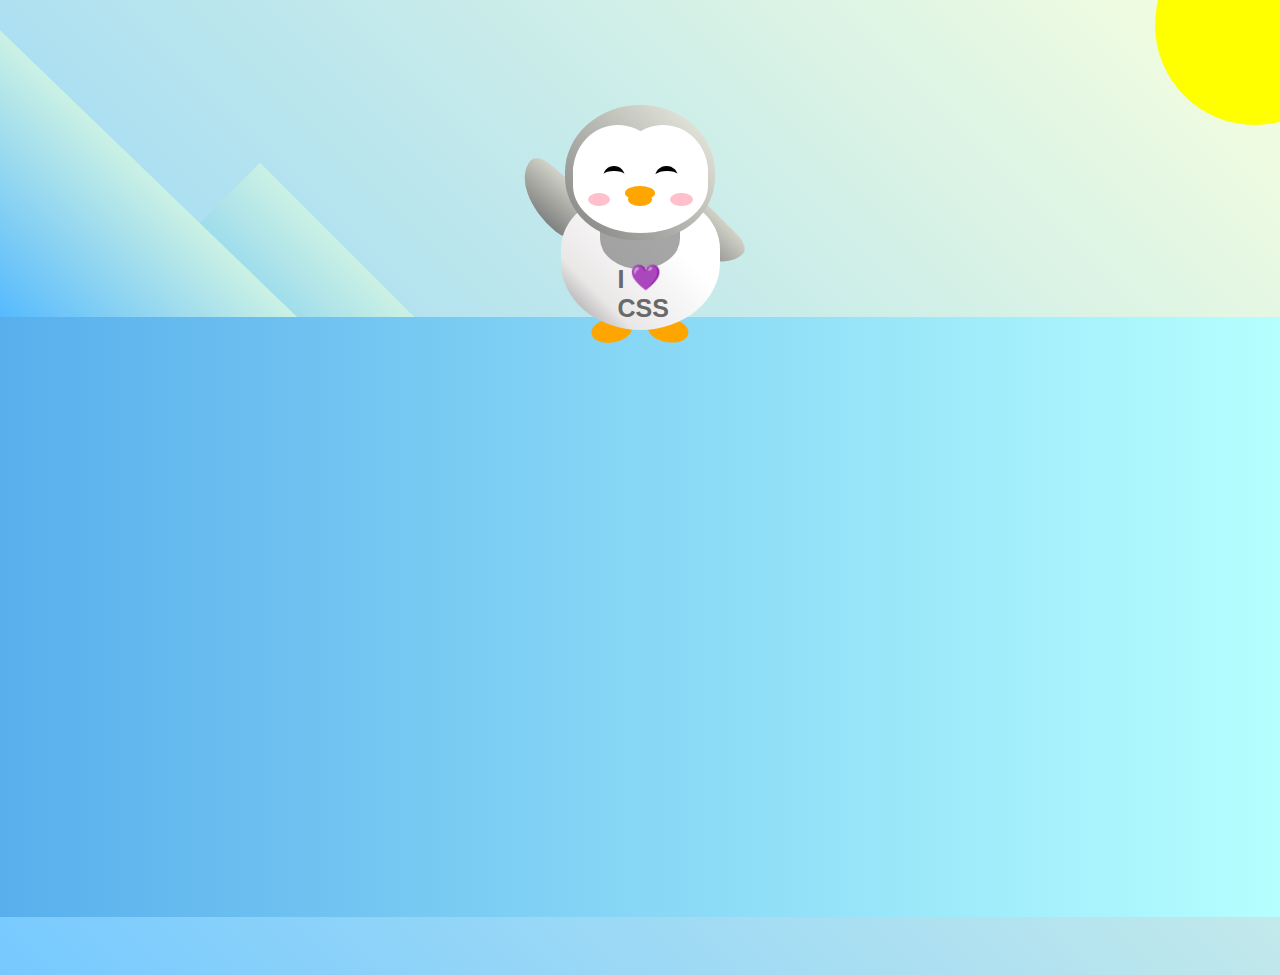
<file: portfolioPage/projects/wavingPenguin/index.html>
<!DOCTYPE html>
<html lang="en">
  <head>
    <meta charset="UTF-8" />
    <link rel="stylesheet" href="styles.css" />
    <title>Penguin</title>
    <meta name="viewport" content="width=device-width, initial-scale=1.0" />
  </head>

  <body>
    <div class="left-mountain"></div>
    <div class="back-mountain"></div>
    <div class="sun"></div>
    <div class="penguin">
      <div class="penguin-head">
        <div class="face left"></div>
        <div class="face right"></div>
        <div class="chin"></div>
        <div class="eye left">
          <div class="eye-lid"></div>
        </div>
        <div class="eye right">
          <div class="eye-lid"></div>
        </div>
        <div class="blush left"></div>
        <div class="blush right"></div>
        <div class="beak top"></div>
        <div class="beak bottom"></div>
      </div>
      <div class="shirt">
        <div>💜</div>
        <p>I CSS</p>
      </div> 
      <div class="penguin-body">
        <div class="arm left"></div>
        <div class="arm right"></div>
        <div class="foot left"></div>
        <div class="foot right"></div>
      </div>
    </div>

    <div class="ground"></div>
  </body>
</html>
</file>
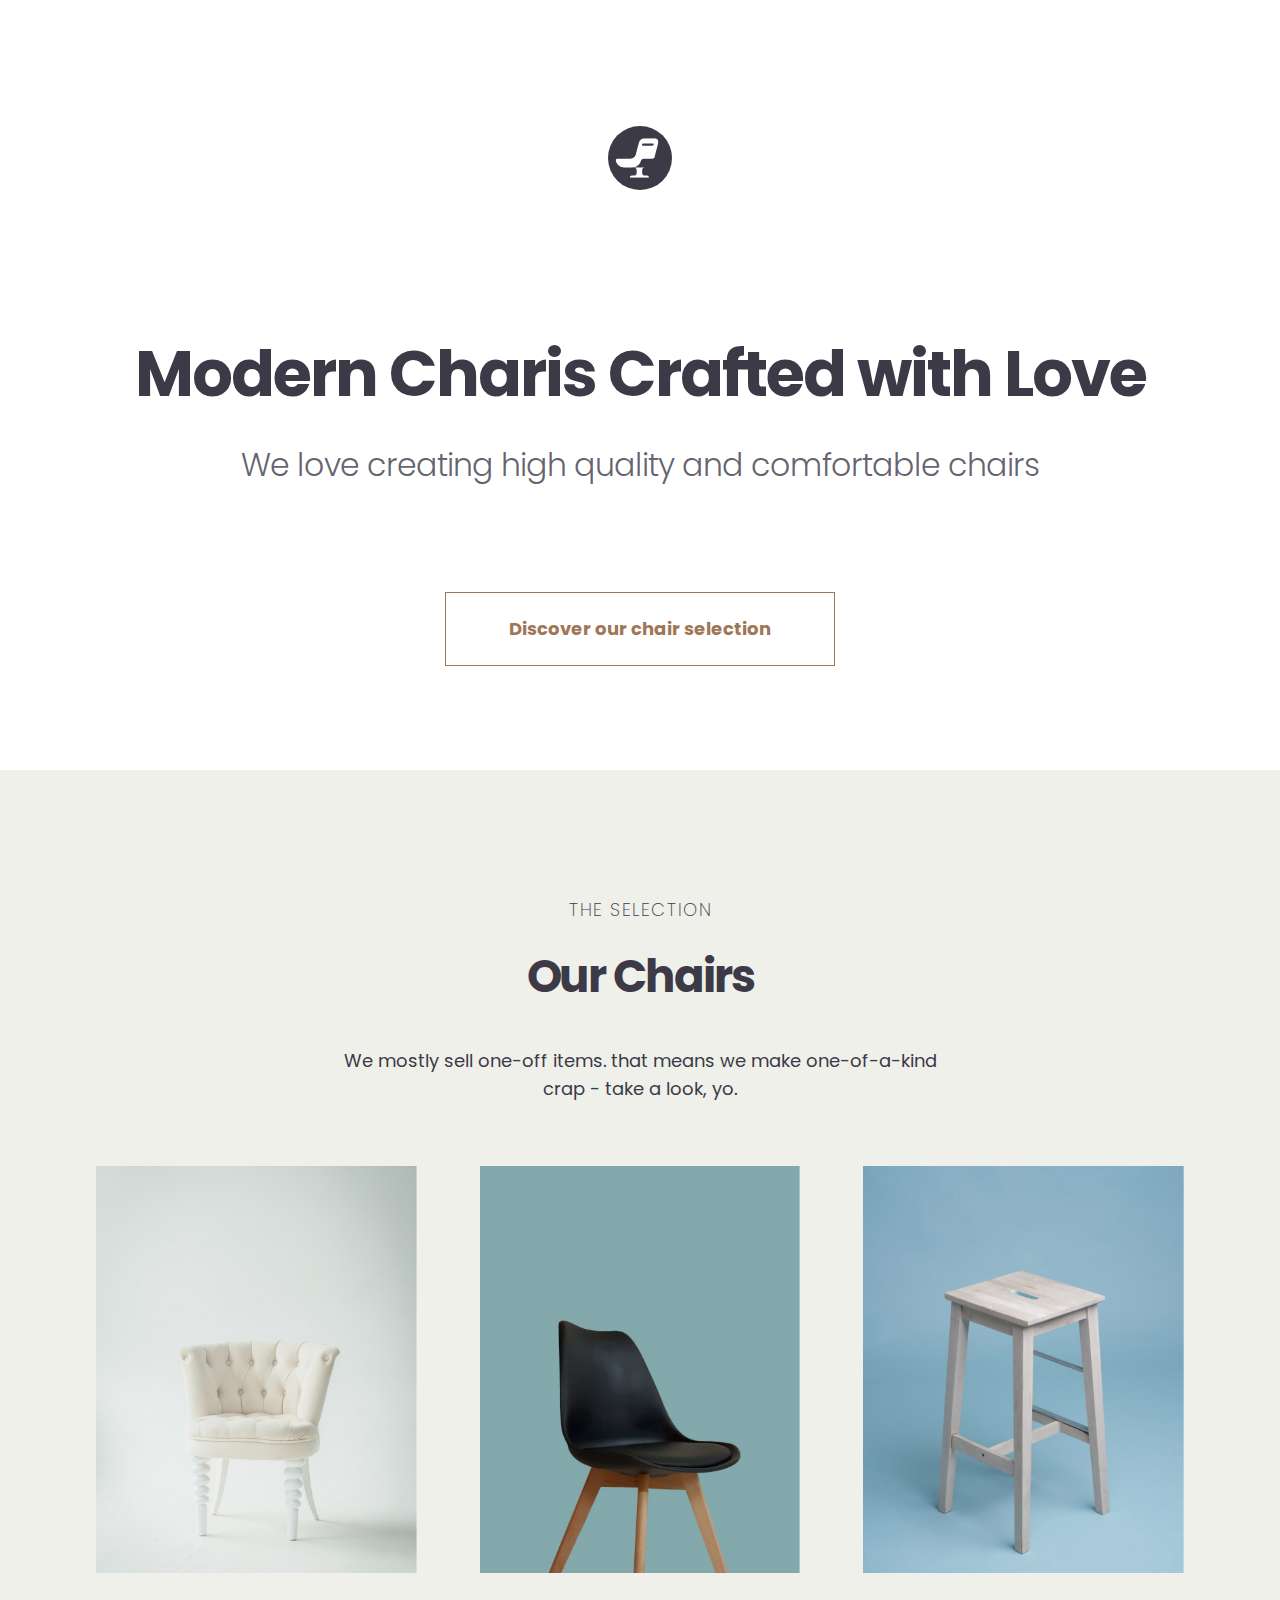
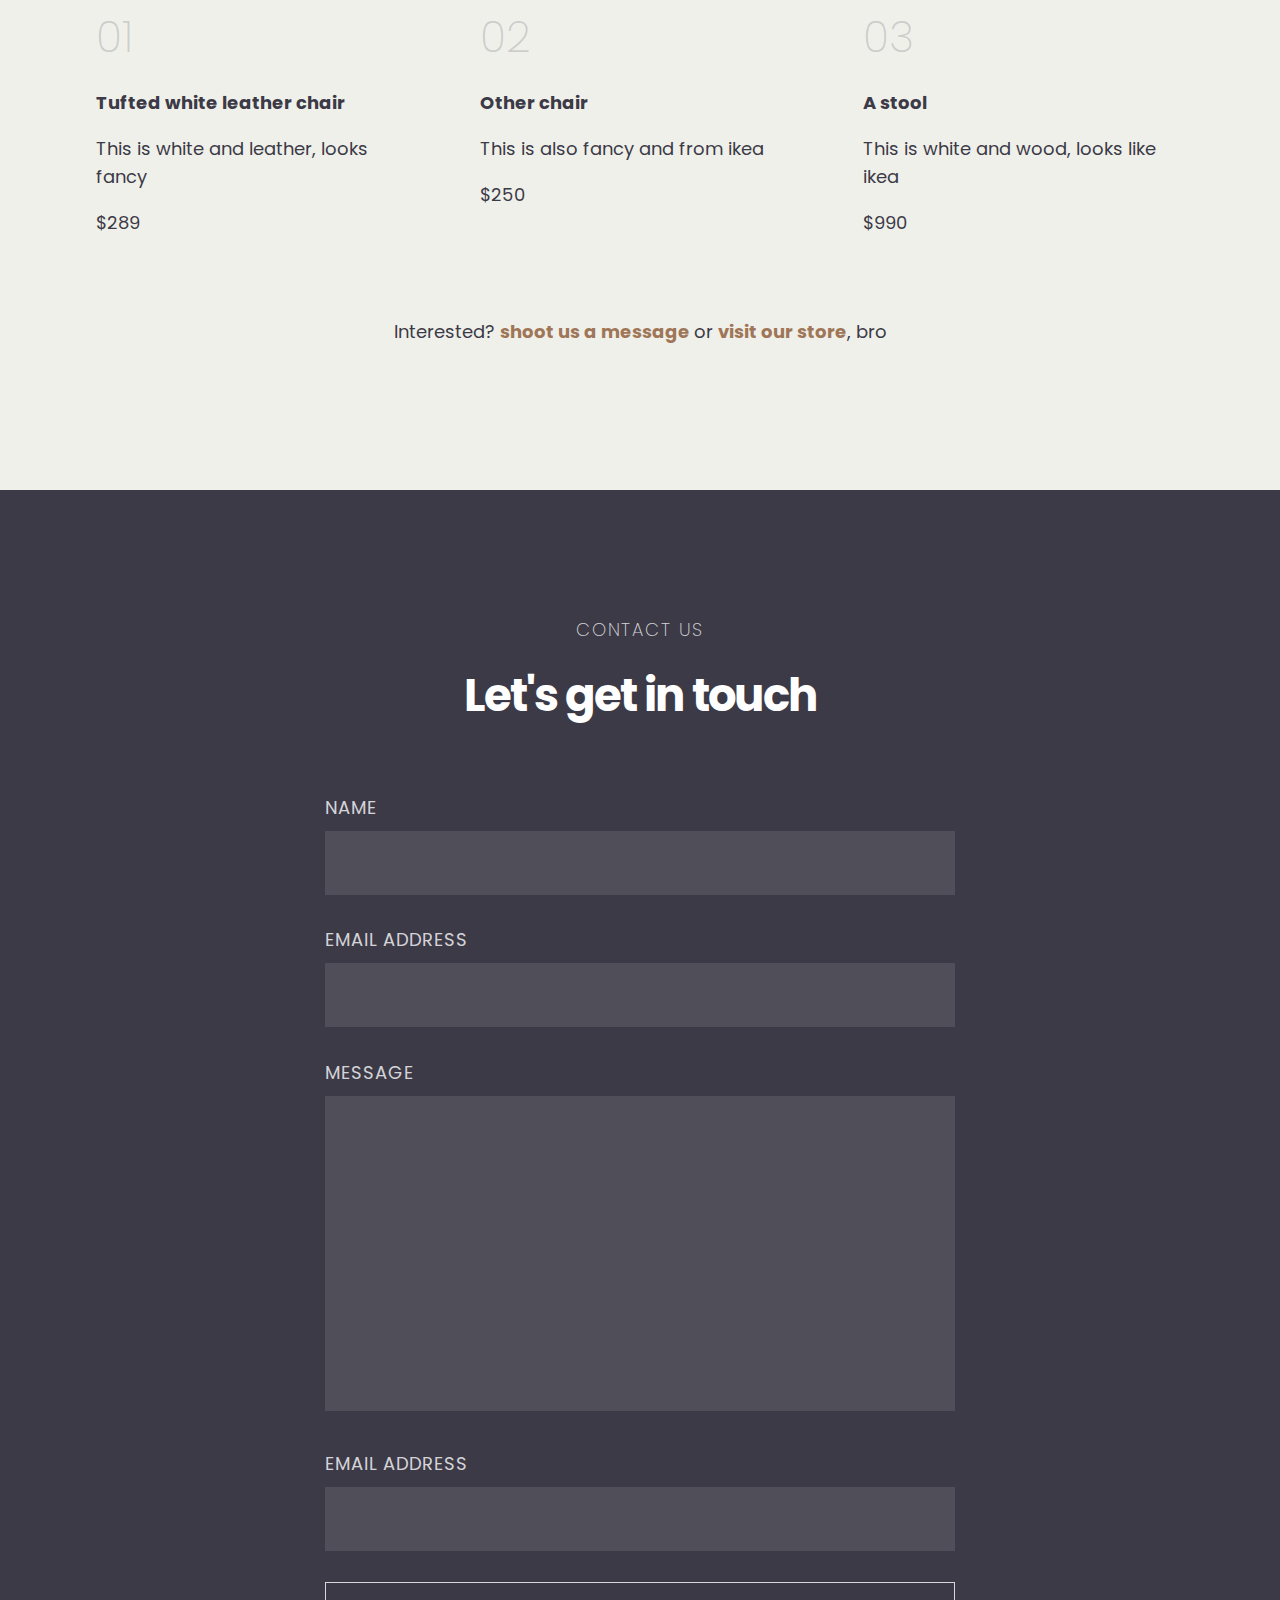
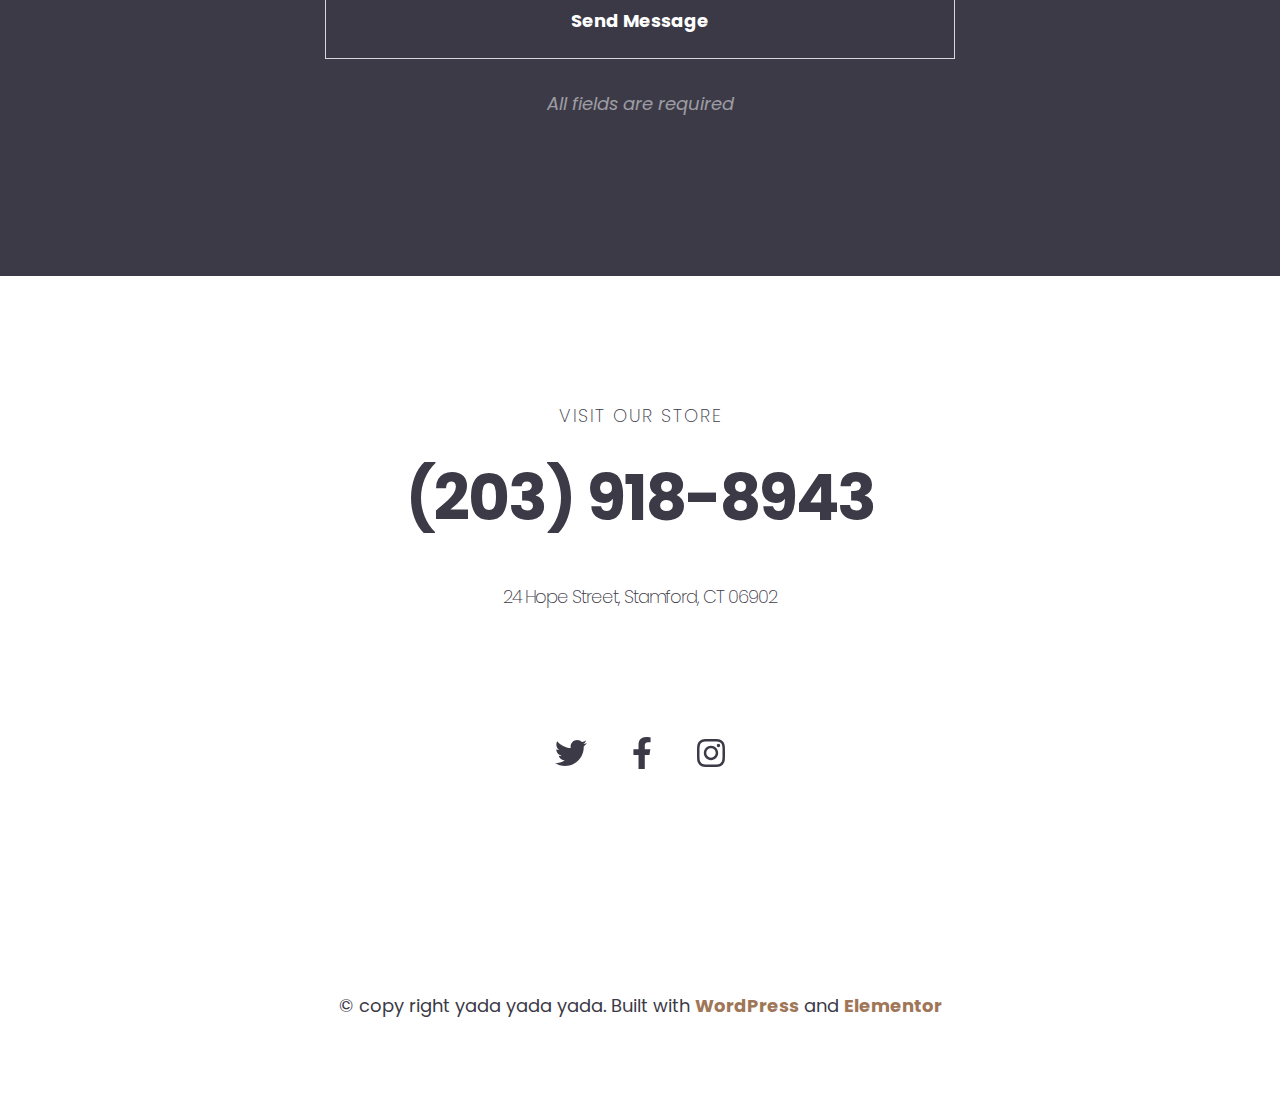
<file: portfolioPage/projects/websiteHTMLCSSBeginners/index.html>
<!DOCTYPE html>
<html lang="en-US">
	<head>
		<meta charset="utf-8">
		<meta name="viewport" content="width=device-width, initial-scale=1.0">
		

		<title>HTML and CSS for Complete Beginners: Example 4-1 - Simple landing page</title>
		<link rel="preconnect" href="https://fonts.googleapis.com" />
		<link rel="preconnect" href="https://fonts.gstatic.com" crossorigin />
		<link href="https://fonts.googleapis.com/css2?family=Poppins:wght@200;400;600;700;900&display=swap" rel="stylesheet" />

		<link rel="stylesheet" href="styles.css">
	
	</head>
	<body>
		<header id="main-header">
			<div class="container">
				<a href=""><img src="logo.svg" alt="logo for furniture company"></a>
				<h1>Modern Charis Crafted with Love</h1>
				<h2>We love creating high quality and comfortable chairs</h2>
				<a href="#our-chairs" class="btn">Discover our chair selection</a>
				
			</div>
		</header>
		<section id="our-chairs">
			<div class="container">
				<header>
					<p class="section-intro">The Selection</p>
					<h3>Our Chairs</h3>
					<p>We mostly sell one-off items. that means we make one-of-a-kind crap - take a look, yo.</p>


				</header>
				<div class="gallary">
					<div>
						<img src="images/landing-page/furniture-1.jpg" alt="furniture">
						<p class="number">01</p>
						<h4>Tufted white leather chair</h4>
						<p>This is white and leather, looks fancy</p>
						<p>$289</p>
					</div>
					<div>
						<img src="images/landing-page/furniture-2.jpg" alt="furniture2">
						<p class="number">02</p>
						<h4>Other chair</h4>
						<p>This is also fancy and from ikea</p>
						<p>$250</p>
					</div>
					<div>
						<img src="images/landing-page/furniture-3.jpg" alt="furniture3">
						<p class="number">03</p>
						<h4>A stool</h4>
						<p>This is white and wood, looks like ikea</p>
						<p>$990</p>
					</div>
				</div>
				<p>Interested? <a href="#contact">shoot us a message </a>or <a href="#store">visit our store</a>, bro</p>
			</div>
		</section>
		<section id="contact" class="dark">
			<div class="container small">
				<header>
					<p class="section-intro">Contact Us</p>
					<h3>Let's get in touch</h3>
				</header>
				<form action="" method="post">
					<div>
						<label for="contact-name">Name</label>
						<input type="text" name="contact-name" id="contact-name">
					</div>
					<div>
						<label for="contact-email">Email Address</label>
						<input type="email" name="contact-email" id="contact-email">
					</div>
					<div>
						<label for="contact-message">Message</label>
						<textarea name="contact-message" id="contact-message" cols="30" rows="10"></textarea>
					</div>
					<div>
						<label for="contact-email">Email Address</label>
						<input type="password" name="contact-email" id="contact-email" pattern="">
					</div>
					<div>
						<button class="btn">
							Send Message
						</button>
						<p class="muted"><em>All fields are required</em></p>
					</div>

					
				</form>

			</div>
		</section>
			<section id="store">
				<div class="container">
					<p class="section-intro">Visit our store</p>
					<h3 class="large">(203) 918-8943</h3>
					<p class="large">24 Hope Street, Stamford, CT 06902</p>

					<ul class="social-icons">
						<li>
							<a href=""><img src="images/landing-page/icon-twitter.svg" alt=""></a>
						</li>
						<li>
							<a href=""><img src="images/landing-page/icon-facebook.svg" alt=""></a>
						</li>
						<li>
							<a href=""><img src="images/landing-page/icon-instagram.svg" alt=""></a>
						</li>
					</ul>
				</div>
			</section>
			<footer>
				<div class="container small">
					&copy; copy right yada yada yada. Built with <a href="">WordPress</a> and <a href="">Elementor</a>
				</div>
			</footer>
			
		
	</body>
</html>
</file>
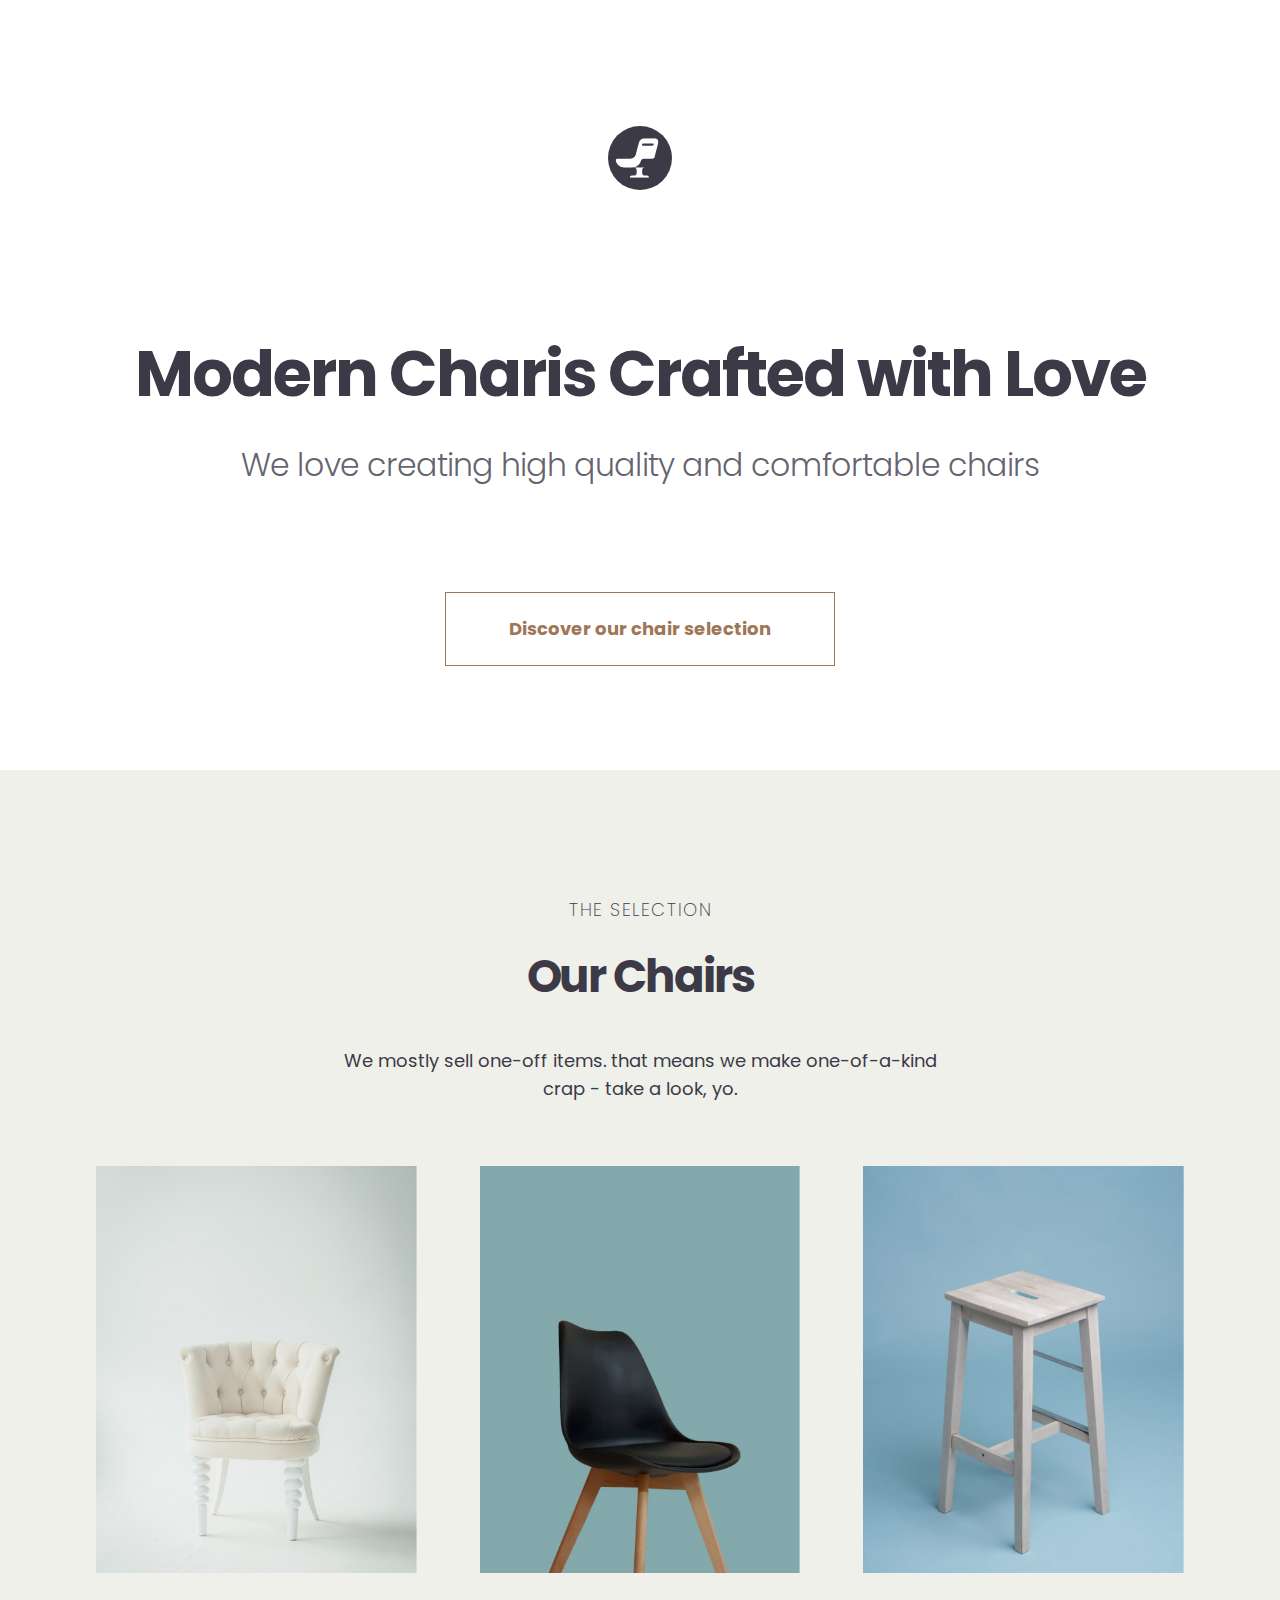
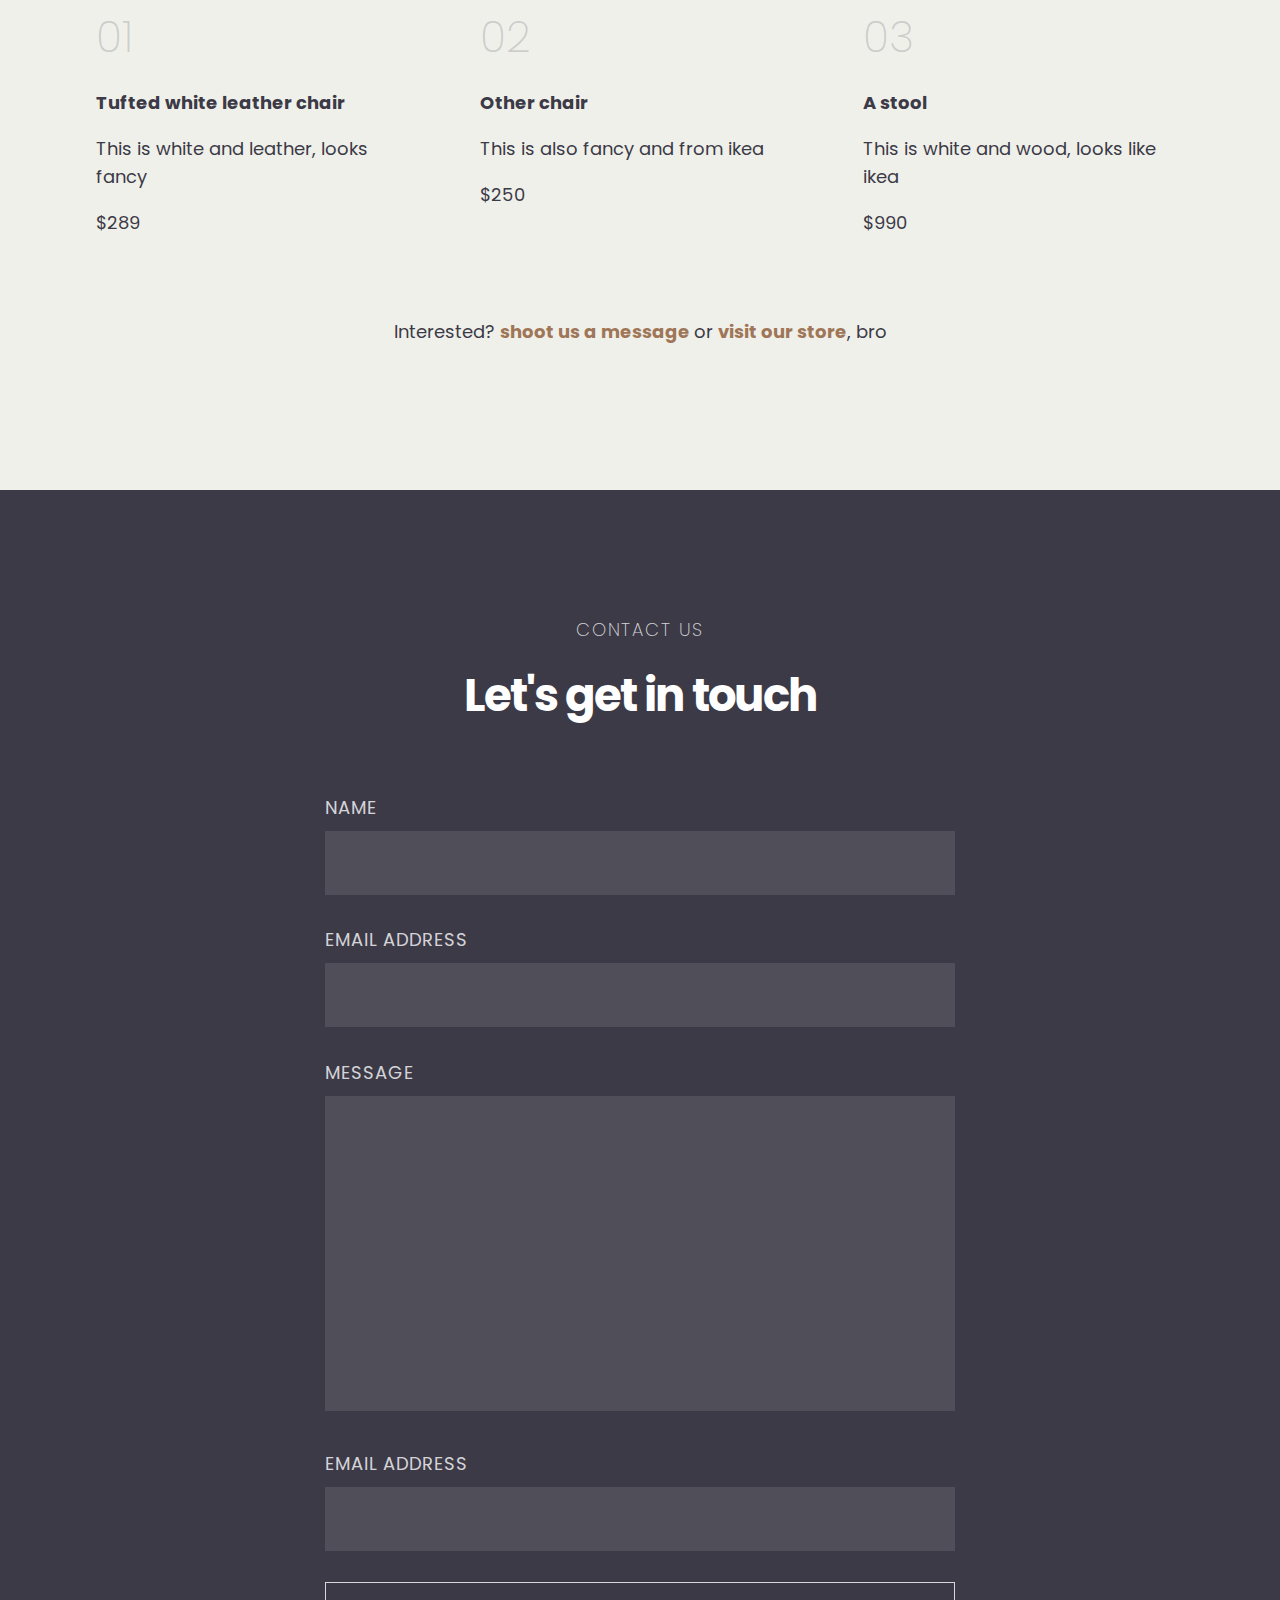
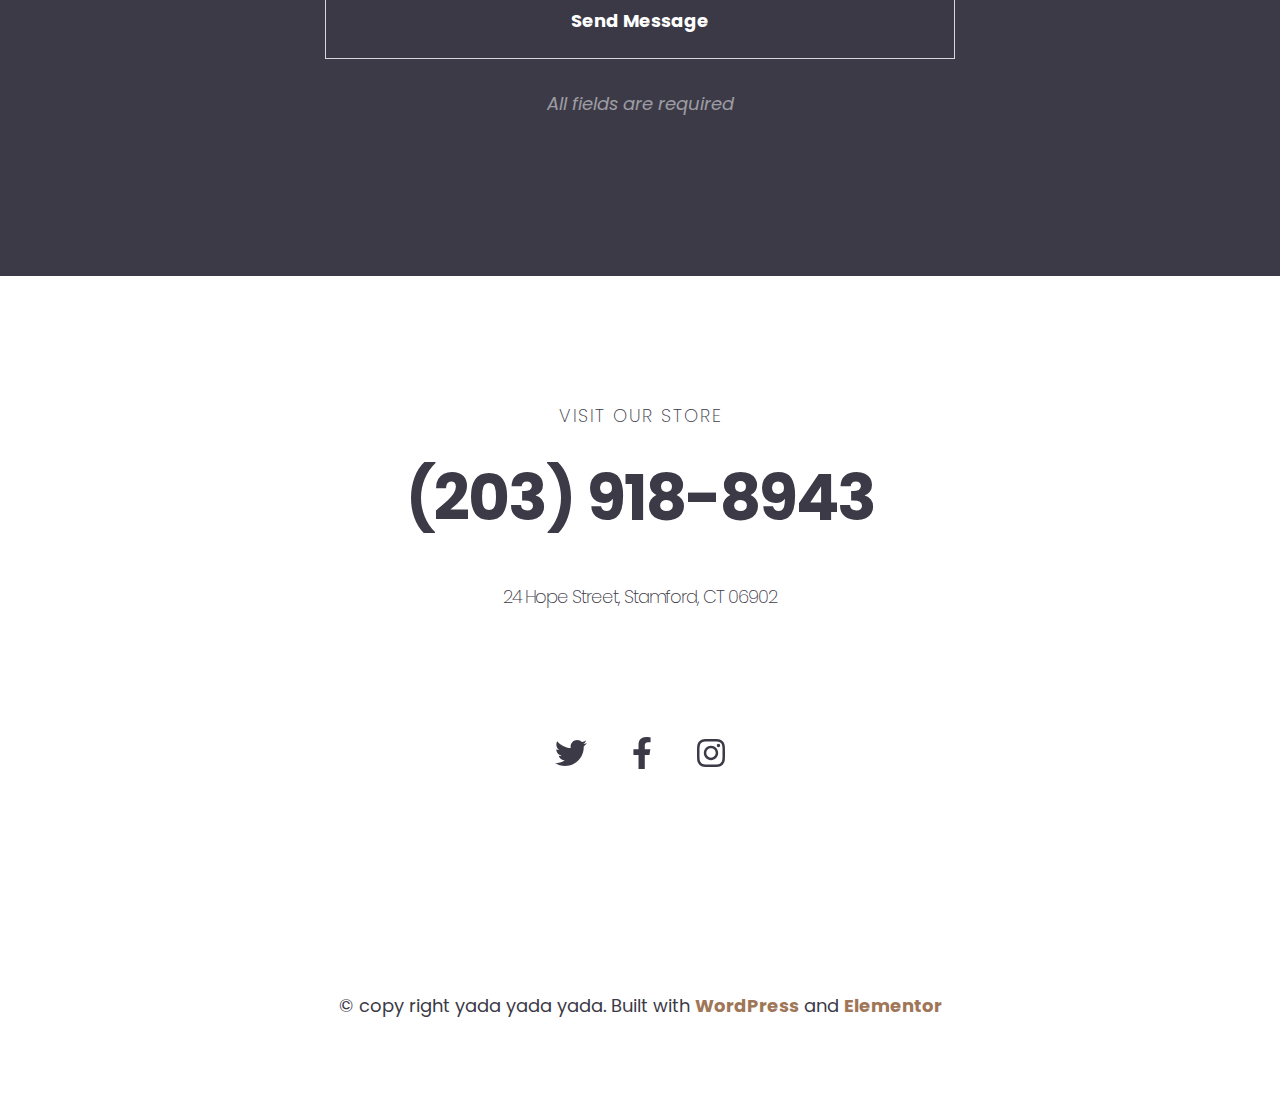
<file: portfolioPage/projects/websiteHTMLCSSBeginners/4-1.html>
<!DOCTYPE html>
<html lang="en-US">
	<head>
		<meta charset="utf-8">
		<meta name="viewport" content="width=device-width, initial-scale=1.0">
		

		<title>HTML and CSS for Complete Beginners: Example 4-1 - Simple landing page</title>
		<link rel="preconnect" href="https://fonts.googleapis.com" />
		<link rel="preconnect" href="https://fonts.gstatic.com" crossorigin />
		<link href="https://fonts.googleapis.com/css2?family=Poppins:wght@200;400;600;700;900&display=swap" rel="stylesheet" />

		<link rel="stylesheet" href="4-1.css">
	
	</head>
	<body>
		<header id="main-header">
			<div class="container">
				<a href=""><img src="logo.svg" alt="logo for furniture company"></a>
				<h1>Modern Charis Crafted with Love</h1>
				<h2>We love creating high quality and comfortable chairs</h2>
				<a href="#our-chairs" class="btn">Discover our chair selection</a>
				
			</div>
		</header>
		<section id="our-chairs">
			<div class="container">
				<header>
					<p class="section-intro">The Selection</p>
					<h3>Our Chairs</h3>
					<p>We mostly sell one-off items. that means we make one-of-a-kind crap - take a look, yo.</p>


				</header>
				<div class="gallary">
					<div>
						<img src="images/landing-page/furniture-1.jpg" alt="furniture">
						<p class="number">01</p>
						<h4>Tufted white leather chair</h4>
						<p>This is white and leather, looks fancy</p>
						<p>$289</p>
					</div>
					<div>
						<img src="images/landing-page/furniture-2.jpg" alt="furniture2">
						<p class="number">02</p>
						<h4>Other chair</h4>
						<p>This is also fancy and from ikea</p>
						<p>$250</p>
					</div>
					<div>
						<img src="images/landing-page/furniture-3.jpg" alt="furniture3">
						<p class="number">03</p>
						<h4>A stool</h4>
						<p>This is white and wood, looks like ikea</p>
						<p>$990</p>
					</div>
				</div>
				<p>Interested? <a href="#contact">shoot us a message </a>or <a href="#store">visit our store</a>, bro</p>
			</div>
		</section>
		<section id="contact" class="dark">
			<div class="container small">
				<header>
					<p class="section-intro">Contact Us</p>
					<h3>Let's get in touch</h3>
				</header>
				<form action="" method="post">
					<div>
						<label for="contact-name">Name</label>
						<input type="text" name="contact-name" id="contact-name">
					</div>
					<div>
						<label for="contact-email">Email Address</label>
						<input type="email" name="contact-email" id="contact-email">
					</div>
					<div>
						<label for="contact-message">Message</label>
						<textarea name="contact-message" id="contact-message" cols="30" rows="10"></textarea>
					</div>
					<div>
						<label for="contact-email">Email Address</label>
						<input type="password" name="contact-email" id="contact-email" pattern="">
					</div>
					<div>
						<button class="btn">
							Send Message
						</button>
						<p class="muted"><em>All fields are required</em></p>
					</div>

					
				</form>

			</div>
		</section>
			<section id="store">
				<div class="container">
					<p class="section-intro">Visit our store</p>
					<h3 class="large">(203) 918-8943</h3>
					<p class="large">24 Hope Street, Stamford, CT 06902</p>

					<ul class="social-icons">
						<li>
							<a href=""><img src="images/landing-page/icon-twitter.svg" alt=""></a>
						</li>
						<li>
							<a href=""><img src="images/landing-page/icon-facebook.svg" alt=""></a>
						</li>
						<li>
							<a href=""><img src="images/landing-page/icon-instagram.svg" alt=""></a>
						</li>
					</ul>
				</div>
			</section>
			<footer>
				<div class="container small">
					&copy; copy right yada yada yada. Built with <a href="">WordPress</a> and <a href="">Elementor</a>
				</div>
			</footer>
			
		
	</body>
</html>
</file>
<file: portfolioPage/projects/balanceSheet/styles.css>
span[class~="sr-only"] {
    border: 0 !important;
    clip: rect(1px, 1px, 1px, 1px) !important;
    clip-path: inset(50%) !important;
    height: 1px !important;
    width: 1px !important;
    position: absolute !important;
    overflow: hidden !important;
    white-space: nowrap !important;
    padding: 0 !important;
    margin: -1px !important;
  }
  
  html {
    box-sizing: border-box;
  }
  
  body {
    font-family: sans-serif;
    color: #0a0a23;
  }
  
  h1 {
    max-width: 37.25rem;
    margin: 0 auto;
    padding: 1.5rem 1.25rem;
  }
  
  h1 .flex {
    display: flex;
    flex-direction: column-reverse;
    gap: 1rem;
  }
  
  h1 .flex span:first-of-type {
    font-size: 0.7em;
  }
  
  h1 .flex span:last-of-type {
    font-size: 1.2em;
  }
  
  section {
    max-width: 40rem;
    margin: 0 auto;
    border: 2px solid #d0d0d5;
  }
  
  #years {
    display: flex;
    justify-content: flex-end;
    position: sticky;
    z-index: 999;
    top: 0;
    background: #0a0a23;
    color: #fff;
    padding: 0.5rem calc(1.25rem + 2px) 0.5rem 0;
    margin: 0 -2px;
  }
  
  #years span[class] {
    font-weight: bold;
    width: 4.5rem;
    text-align: right;
  }
  
  .table-wrap {
    padding: 0 0.75rem 1.5rem 0.75rem;
  }
  
  table {
    border-collapse: collapse;
    border: 0;
    width: 100%;
    position: relative;
    margin-top: 3rem;
  }
  
  table caption {
    color: #356eaf;
    font-size: 1.3em;
    font-weight: normal;
    position: absolute;
    top: -2.25rem;
    left: 0.5rem;
  }
  
  tbody td {
    width: 100vw;
    min-width: 4rem;
    max-width: 4rem;
  }
  
  tbody th {
    width: calc(100% - 12rem);
  }
  
  tr[class="total"] {
    border-bottom: 4px double #0a0a23;
    font-weight: bold;
  }
  
  tr[class="total"] th {
    text-align: left;
    padding: 0.5rem 0 0.25rem 0.5rem;
  }
  
  tr.total td {
    text-align: right;
    padding: 0 0.25rem;
  }
  
  tr.total td:nth-of-type(3) {
    padding-right: 0.5rem;
  }
  
  tr.total:hover {
    background-color: #99c9ff;
  }
  
  td.current {
    font-style: italic;
  }
  
  tr.data {
    background-image: linear-gradient(to bottom, #dfdfe2 1.845rem, white 1.845rem);
  }
  
  tr.data th {
    text-align: left;
    padding-top: 0.3rem;
    padding-left: 0.5rem;
  }
  
  tr.data th .description {
    display: block;
    font-weight: normal;
    font-style: italic;
    padding: 1rem 0 0.75rem;
    margin-right: -13.5rem;
  }
  
  tr.data td {
    vertical-align: top;
    padding: 0.3rem 0.25rem 0;
    text-align: right;
  }
  
  tr.data td:last-of-type{
    padding-right: 0.5rem;
  }
</file>
<file: portfolioPage/projects/citySkyLineResponsive/styles.css>
:root {
    --building-color1: #aa80ff;
    --building-color2: #66cc99;
    --building-color3: #cc6699;
    --building-color4: #538cc6;
    --window-color1: #bb99ff;
    --window-color2: #8cd9b3;
    --window-color3: #d98cb3;
    --window-color4: #8cb3d9;
  }
  
  * {
    box-sizing: border-box;
  }
  
  body {
    height: 100vh;
    margin: 0;
    overflow: hidden;
  }
  .caption{
    text-align: end;
    padding-right: 20px
  }
  .night{
    text-indent: 120%;
    white-space: nowrap;
    overflow: hidden; }

  .background-buildings, .foreground-buildings {
    width: 100%;
    height: 100%;
    display: flex;
    align-items: flex-end;
    justify-content: space-evenly;
    position: absolute;
    top: 0;
  }
  
  .building-wrap {
    display: flex;
    flex-direction: column;
    align-items: center;
  }
  
  .window-wrap {
    display: flex;
    align-items: center;
    justify-content: space-evenly;
  }
  
  .sky {
    background: radial-gradient(
        closest-corner circle at 15% 15%,
        #ffcf33,
        #ffcf33 20%,
        #ffff66 21%,
        #bbeeff 100%
      );
    z-index: -1;
  }
  
  /* BACKGROUND BUILDINGS - "bb" stands for "background building" */
  .bb1 {
    width: 10%;
    height: 70%;
  }
  
  .bb1a {
    width: 70%;
  }
    
  .bb1b {
    width: 80%;
  }
    
  .bb1c {
    width: 90%;
  }
  
  .bb1d {
    width: 100%;
    height: 70%;
    background: linear-gradient(
        var(--building-color1) 50%,
        var(--window-color1)
      );
  }
  
  .bb1-window {
    height: 10%;
    background: linear-gradient(
        var(--building-color1),
        var(--window-color1)
      );
  }
  
  .bb2 {
    width: 10%;
    height: 50%;
  }
  
  .bb2a {
    border-bottom: 5vh solid var(--building-color2);
    border-left: 5vw solid transparent;
    border-right: 5vw solid transparent;
  }
  
  .bb2b {
    width: 100%;
    height: 100%;
    background: repeating-linear-gradient(
        var(--building-color2),
        var(--building-color2) 6%,
        var(--window-color2) 6%,
        var(--window-color2) 9%
      );
  }
  
  .bb3 {
    width: 10%;
    height: 55%;
    background: repeating-linear-gradient(
        90deg,
        var(--building-color3),
        var(--building-color3),
        var(--window-color3) 15%
      );
  }
  
  .bb4 {
    width: 11%;
    height: 58%;
  }
  
  .bb4a {
    width: 3%;
    height: 10%;
    background-color: var(--building-color4);
  }
  
  .bb4b {
    width: 80%;
    height: 5%;
    background-color: var(--building-color4);
  }
    
  .bb4c {
    width: 100%;
    height: 85%;
    background-color: var(--building-color4);
  }
  
  .bb4-window {
    width: 18%;
    height: 90%;
    background-color: var(--window-color4);
  }
  
  /* FOREGROUND BUILDINGS - "fb" stands for "foreground building" */
  .fb1 {
    width: 10%;
    height: 60%;
  }
  
  .fb1a {
    border-bottom: 7vh solid var(--building-color4);
    border-left: 2vw solid transparent;
    border-right: 2vw solid transparent;
  }
  
  .fb1b {
    width: 60%;
    height: 10%;
    background-color: var(--building-color4);
  }
    
  .fb1c {
    width: 100%;
    height: 80%;
    background: repeating-linear-gradient(
        90deg,
        var(--building-color4),
        var(--building-color4) 10%,
        transparent 10%,
        transparent 15%
      ),
      repeating-linear-gradient(
        var(--building-color4),
        var(--building-color4) 10%,
        var(--window-color4) 10%,
        var(--window-color4) 90%
      );
  }
  
  .fb2 {
    width: 10%;
    height: 40%;
  }
  
  .fb2a {
    width: 100%;
    border-bottom: 10vh solid var(--building-color3);
    border-left: 1vw solid transparent;
    border-right: 1vw solid transparent;
  }
  
  .fb2b {
    width: 100%;
    height: 75%;
    background-color: var(--building-color3);
  }
  
  .fb2-window {
    width: 22%;
    height: 100%;
    background-color: var(--window-color3);
  }
  
  .fb3 {
    width: 10%;
    height: 35%;
  }
    
  .fb3a {
    width: 80%;
    height: 15%;
    background-color: var(--building-color1);
  }
    
  .fb3b {
    width: 100%;
    height: 35%;
    background-color: var(--building-color1);
  }
  
  .fb3-window {
    width: 25%;
    height: 80%;
    background-color: var(--window-color1);
  }
  
  .fb4 {
    width: 8%;
    height: 45%;
    position: relative;
    left: 10%;
  }
  
  .fb4a {
    border-top: 5vh solid transparent;
    border-left: 8vw solid var(--building-color1);
  }
  
  .fb4b {
    width: 100%;
    height: 89%;
    background-color: var(--building-color1);
    display: flex;
    flex-wrap: wrap;
  }
  
  .fb4-window {
    width: 30%;
    height: 10%;
    border-radius: 50%;
    background-color: var(--window-color1);
    margin: 10%;
  }
  
  .fb5 {
    width: 10%;
    height: 33%;
    position: relative;
    right: 10%;
    background: repeating-linear-gradient(
        var(--building-color2),
        var(--building-color2) 5%,
        transparent 5%,
        transparent 10%
      ),
      repeating-linear-gradient(
        90deg,
        var(--building-color2),
        var(--building-color2) 12%,
        var(--window-color2) 12%,
        var(--window-color2) 44%
      );
  }
  
  .fb6 {
    width: 9%;
    height: 38%;
    background: repeating-linear-gradient(
        90deg,
        var(--building-color3),
        var(--building-color3) 10%,
        transparent 10%,
        transparent 30%
      ),
      repeating-linear-gradient(
        var(--building-color3),
        var(--building-color3) 10%,
        var(--window-color3) 10%,
        var(--window-color3) 30%
      );
  }
 

  
  @media (max-width: 700px) {
    :root {
      --building-color1: #000;
      --building-color2: #000;
      --building-color3: #000;
      --building-color4: #000;
      --window-color1: #777;
      --window-color2: #777;
      --window-color3: #777;
      --window-color4: #777;
    }
  h1{
    top: 40px;
    font-size: 20px;
    
  }
  .sky {
      background: radial-gradient(
          closest-corner circle at 15% 15%,
          #ccc,
          #ccc 20%,
          #445 21%,
          #223 100%
        );
    }
    .day{
        text-indent: 120%;
        white-space: nowrap;
        overflow: hidden; 
    }
    .night{
        text-align: end;
    padding-right: 20px;
    text-indent: 0;
    white-space: nowrap;
    overflow: hidden; 
    color: #ccc;}
  }
</file>
<file: portfolioPage/projects/documentationPage/styles.css>
*:not(code){
    font-family: Arial, Helvetica, sans-serif;
    
}
body{
    min-width: 290px;
    color: #4d4e53;
    background-color: #ffffff;
    font-family: 'Open Sans', Arial, sans-serif;
    line-height: 1.5;
    margin-top: 25px;
}
header{
    font-size: 30px !important;
    padding-top: 5px;
    color: black;
}

main{
    width: auto;
    margin: 20px;
    display: flex;
    flex-direction: column;
    position: absolute;
    left: 300px;
    padding-left: 1rem;
    
    
} 
nav{
    display: block;
   

}
#navbar{
    position: fixed;
    min-width: 290px;
    top: 0px;
    left: 0px;
    width: 300px;
    height: 100%;
    border-right: solid;
    border-color: rgba(0, 22, 22, 0.4);
    
    
    
}
nav header{
    padding-top: 25px;
    padding-left: 15px;
}

.nav-link{
    padding-bottom: 10rem;
    
}
code{
    display: block;
    text-align: left;
    position: relative;
    line-height: 2;
    background-color: #f7f7f7;
    padding: 15px;
    margin: 10px;
    border-radius: 5px;
    max-width: max-content;
}
nav ul{
    height: 88%;
    padding-left: 0;
    overflow-y: auto;
    overflow-x: hidden;
    
}
ul{
    display: block;
    list-style-type: disc;
    margin-block-start: 1em;
    margin-block-end: 1em;
    margin-inline-start: 0px;
    margin-inline-end: 0px;
    padding-inline-start: 40px;
}
#navbar li{
    color: #4d4e53;
    border-top: 1px solid;
    list-style: none;
    position: relative;
    width: 100%;
    padding-top: 20px;
    padding-left: 20px;
    margin: auto;
}
li{
    display: list-item;
    text-align: -webkit-match-parent;
    
}
nav a{
   text-decoration: none; 
   color: #4d4e53;
   padding-bottom: 10px;
 


   
}
@media (max-width: 768px) {
    #navbar {
      width: 358px;
    }
  
    .nav-link {
      width: 318px;
    }
  
    
  }
</file>
<file: portfolioPage/projects/NutritionLabel/styles.css>
* {
    box-sizing: border-box;
  }
  
  html {
    font-size: 16px;
  }
  
  body {
    font-family: 'Open Sans', sans-serif;
  }
  
  .label {
    border: 2px solid black;
    width: 270px;
    margin: 20px auto;
    padding: 0 7px;
  }
  
  header h1 {
    text-align: center;
    margin: -4px 0;
    letter-spacing: 0.15px
  }
  
  p {
    margin: 0;
    display: flex;
    justify-content: space-between;
  }
  
  .divider {
    border-bottom: 1px solid #888989;
    margin: 2px 0;
  }
  
  .bold {
    font-weight: 800;
  }
  
  .large {
    height: 10px;
  }
  
  .large, .medium {
    background-color: black;
    border: 0;
  }
  
  .medium {
    height: 5px;
  }
  
  .small-text {
    font-size: 0.85rem;
  }
  
  
  .calories-info {
    display: flex;
    justify-content: space-between;
    align-items: flex-end;
  }
  
  .calories-info h2 {
    margin: 0;
  }
  
  .left-container p {
    margin: -5px -2px;
    font-size: 2em;
    font-weight: 700;
  }
  
  .calories-info span {
    margin: -7px -2px;
    font-size: 2.4em;
    font-weight: 700;
  }
  
  .right {
    justify-content: flex-end;
  }
  
  .indent {
    margin-left: 1em;
  }
  
  .double-indent {
    margin-left: 2em;
  }
  
  .daily-value p:not(.no-divider) {
    border-bottom: 1px solid #888989;
  }
  
  .note {
    font-size: 0.6rem;
    margin: 5px 0;
    padding: 0 8px;
    text-indent: -8px;
  }
</file>
<file: portfolioPage/projects/registrationForm/styles.css>
body {
    width: 100%;
    height: 100vh;
    margin: 0;
    background-color: #1b1b32;
    color: #f5f6f7;
    font-family: Tahoma;
    font-size: 16px;
  }
  
  h1, p {
    margin: 1em auto;
    text-align: center;
  }
  
  form {
    width: 60vw;
    max-width: 500px;
    min-width: 300px;
    margin: 0 auto;
    padding-bottom: 2em;
  }
  
  fieldset {
    border: none;
    padding: 2rem 0;
    border-bottom: 3px solid #3b3b4f;
  }
  
  fieldset:last-of-type {
    border-bottom: none;
  }
  
  label {
    display: block;
    margin: 0.5rem 0;
  }
  
  input,
  textarea,
  select {
    margin: 10px 0 0 0;
    width: 100%;
    min-height: 2em;
  }
  
  input, textarea {
    background-color: #0a0a23;
    border: 1px solid #0a0a23;
    color: #ffffff;
  }
  
  .inline {
    width: unset;
    margin: 0 0.5em 0 0;
    vertical-align: middle;
  }
  
  input[type="submit"] {
    display: block;
    width: 60%;
    margin: 1em auto;
    height: 2em;
    font-size: 1.1rem;
    background-color: #3b3b4f;
    border-color: white;
    min-width: 300px;
  }
  
  input[type="file"] {
    padding: 1px 2px;
  }
  
  a {
   color: #dfdfe2;
  }
</file>
<file: portfolioPage/projects/SurveyForm/styles.css>
body{
    background-image: linear-gradient( 115deg, rgba(58, 58, 158, 0.8), rgba(136, 136, 206, 0.7) ), url(https://cdn.freecodecamp.org/testable-projects-fcc/images/survey-form-background.jpeg);
    font-family: 'Poppins', sans-serif;
    font-size: 18px
  
  }
  h1, p{
    color: white;
    text-align: center;
  }
  p{
    font-style: italic;
  }
  form{
    background-color: rgba(27,27,50,.8);
    border-radius: .25rem;
    padding: 2rem;
    color: #f3f3f3;
    width: 60vw;
    max-width: 500px;
    min-width: 300px;
    margin: auto;
  }
  div{
    padding-bottom: 1rem;
  }
  input[type='text']{
    display: block;
    width: 100%;

  }
  input[type='email']{
    display: block;
    width: 100%;
  }
  input[type='number']{
    display: block;
    width: 100%;
  }
  input[type='radio']{
    display: inline-block;
    width: auto;
    padding-right: 1rem;
  }
  input{
    font-size: 16px;
    padding: 5px;
    margin-bottom: .5rem;
  }
  .checkbox{
    margin-left: -1rem;
  }
  
  .form-group{
    padding: 1rem;
  }
  fieldset{
    border: none;
  }
  select{
    display: block;
    width: 100%;
    font: 1em sans-serif;
    color: gray;
  }
  button{
    display: block;
    width: 100%;
    height: 45px;
    color: white;
    background-color: rgb(32, 173, 126);
    font-size: large;
  }
  :placeholder-shown{
    font-family: Poppins, sans-serif;
  }
  


  
  /*label {
      display: inline-block;
      align-items: center;
      font-size: 1.125rem;
      margin-bottom: 0.5rem;
  }
  select{
    display: block;
  }
  input{
    width: 100%;
  }
  .recommend{
    text-align: left;
    width: 3%;
    padding: 1rem;
  } 
  .checkbox, .user-recommend{
    display: inline-block; 
    margin-right: .625rem;
    min-height: 1.25rem;
    min-width:1.25rem;
    position: relative;
  }
    
  .form-group{
    padding-bottom: 1rem;
  }*/
  /*.checkbox{
    display: inline;
    width: 25%; */

/*input[type='radio']{
  transform: scale();
}*/
</file>
<file: portfolioPage/projects/TributePage/styles.css>
* {
    margin: 0;
    padding: 0;
    font-family: sans-serif;
    
    
}
body{
    font-size: 18px;
}
#main{
    background-color: #eee;
    padding: 2rem 1rem ;
    margin: 2rem 1rem;
    border-radius: 0.5%;  
    width: auto;
}
#title {
    font-size: 2rem;
    display: flex;
    justify-content: center;
    padding-bottom: 1rem;
}
p{
    font-size: 12px;
    display: flex;
    justify-content: center;
    padding-bottom: 5px;
    padding-top: 0;
}
img{
    width: 700px;
    padding: 0.5rem 0;
    margin: auto;
    display: flex;
    justify-content: center;
    max-width: fit-content;
    height: auto;
}
.image-caption{
    text-align: center;
    font-size: 0.5rem;
}
.img-div{
    
    background-color: white;
    
    
}
.h2header{
    display: flex;
    justify-content: center;
    flex-wrap: nowrap;
    padding-bottom: 20px;
    padding-top: 20px;
    font-size: 20px;
    
}
li{
    font-size: 15px;
    padding-bottom: 1rem;
    list-style-type: none;
    max-width: 600px;
}
span{
    font-weight: 600;
}
.years{
    margin-left: 200px;
    font-size: 12px; 
}
blockquote{
    font-style: italic;
    display: flex;
    justify-content: center;
    padding: 2rem;
}
footer{
    
    text-align: center;
    font-weight: 600;
    font-size: 14px ;
}
a{
    padding-left: 5px;
    color: rgb(14, 168, 188);
    
}
@media only screen and (max-width: 800px){
    img{
        width: 280px;
        height: 300px;
    }
    .h2header{
        text-align: center;
    }
    .years{
        margin-left: auto;
        margin-right: auto;
    }
    
}
</file>
<file: portfolioPage/projects/wavingPenguin/styles.css>
:root {
    --penguin-face: white;
    --penguin-picorna: orange;
    --penguin-skin: gray;
  }
  
  body {
    background: linear-gradient(45deg, rgb(118, 201, 255), rgb(247, 255, 222));
    margin: 0;
    padding: 0;
    width: 100%;
    height: 100vh;
    overflow: hidden;
  }
  
  .left-mountain {
    width: 300px;
    height: 300px;
    background: linear-gradient(rgb(203, 241, 228), rgb(80, 183, 255));
    position: absolute;
    transform: skew(0deg, 44deg);
    z-index: 2;
    margin-top: 100px;
  }
  
  .back-mountain {
    width: 300px;
    height: 300px;
    background: linear-gradient(rgb(203, 241, 228), rgb(47, 170, 255));
    position: absolute;
    z-index: 1;
    transform: rotate(45deg);
    left: 110px;
    top: 225px;
  }
  
  .sun {
    width: 200px;
    height: 200px;
    background-color: yellow;
    position: absolute;
    border-radius: 50%;
    top: -75px;
    right: -75px;
  }
  
  .penguin {
    width: 300px;
    height: 300px;
    margin: auto;
    margin-top: 75px;
    z-index: 4;
    position: relative;
    transition: transform 1s ease-in-out 0ms;
  }
  
  .penguin * {
    position: absolute;
  }
  
  .penguin:active {
    transform: scale(1.5);
    cursor: not-allowed;
  }
  
  .penguin-head {
    width: 50%;
    height: 45%;
    background: linear-gradient(
      45deg,
      var(--penguin-skin),
      rgb(239, 240, 228)
    );
    border-radius: 70% 70% 65% 65%;
    top: 10%;
    left: 25%;
    z-index: 1;
  }
  
  .face {
    width: 60%;
    height: 70%;
    background-color: var(--penguin-face);
    border-radius: 70% 70% 60% 60%;
    top: 15%;
  }
  
  .face.left {
    left: 5%;
  }
  
  .face.right {
    right: 5%;
  }
  
  .chin {
    width: 90%;
    height: 70%;
    background-color: var(--penguin-face);
    top: 25%;
    left: 5%;
    border-radius: 70% 70% 100% 100%;
  }
  
  .eye {
    width: 15%;
    height: 17%;
    background-color: black;
    top: 45%;
    border-radius: 50%;
  }
  
  .eye.left {
    left: 25%;
  }
  
  .eye.right {
    right: 25%;
  }
  
  .eye-lid {
    width: 150%;
    height: 100%;
    background-color: var(--penguin-face);
    top: 25%;
    left: -23%;
    border-radius: 50%;
  }
  
  .blush {
    width: 15%;
    height: 10%;
    background-color: pink;
    top: 65%;
    border-radius: 50%;
  }
  
  .blush.left {
    left: 15%;
  }
  
  .blush.right {
    right: 15%;
  }
  
  .beak {
    height: 10%;
    background-color: var(--penguin-picorna);
    border-radius: 50%;
  }
  
  .beak.top {
    width: 20%;
    top: 60%;
    left: 40%;
  }
  
  .beak.bottom {
    width: 16%;
    top: 65%;
    left: 42%;
  }
  
  .shirt {
    font: bold 25px Helvetica, sans-serif;
    top: 165px;
    left: 127.5px;
    z-index: 1;
    color: #6a6969;
  }
  
  .shirt div {
    font-weight:  initial;
    top: 22.5px;
    left: 12px;
  }
  
  .penguin-body {
    width: 53%;
    height: 45%;
    background: linear-gradient(
      45deg,
      rgb(134, 133, 133) 0%,
      rgb(234, 231, 231) 25%,
      white 67%
    );
    border-radius: 80% 80% 100% 100%;
    top: 40%;
    left: 23.5%;
  }
  
  .penguin-body::before {
    content: "";
    position: absolute;
    width: 50%;
    height: 45%;
    background-color: var(--penguin-skin);
    top: 10%;
    left: 25%;
    border-radius: 0% 0% 100% 100%;
    opacity: 70%;
  }
  
  .arm {
    width: 30%;
    height: 60%;
    background: linear-gradient(
      90deg,
      var(--penguin-skin),
      rgb(209, 210, 199)
    );
    border-radius: 30% 30% 30% 120%;
    z-index: -1;
  }
  
  .arm.left {
    top: 35%;
    left: 5%;
    transform-origin: top left; 
    transform: rotate(130deg) scaleX(-1);
    animation: 3s linear infinite wave;
  }
  
  .arm.right {
    top: 0%;
    right: -5%;
    transform: rotate(-45deg);
  }
  
  @keyframes wave {
    10% {
      transform: rotate(110deg) scaleX(-1);
    }
    20% {
      transform: rotate(130deg) scaleX(-1);
    }
    30% {
      transform: rotate(110deg) scaleX(-1);
    }
    40% {
      transform: rotate(130deg) scaleX(-1);
    }
  }
  
  .foot {
    width:  15%;
    height: 30%;
    background-color: var(--penguin-picorna);
    top: 85%;
    border-radius: 50%;
    z-index: -1;
  }
  
  .foot.left {
    left: 25%;
    transform: rotate(80deg);
  }
  
  .foot.right {
    right: 25%;
    transform: rotate(-80deg);
  }
  
  .ground {
    width: 100vw;
    height: calc(100vh - 300px);
    background: linear-gradient(90deg, rgb(88, 175, 236), rgb(182, 255, 255));
    z-index: 3;
    position: absolute;
    margin-top: -58px;
  
  }
</file>
<file: portfolioPage/projects/websiteHTMLCSSBeginners/styles.css>
/* Reset */
* {
    /* Alternative box model */
    box-sizing: border-box;

    /* Reset padding and margins on all elements */
    padding: 0;
    margin: 0;
}   
/* Typography */

html {
    font-size: 18px;
}
body {
    font-family: "Poppins", sans-serif;
    line-height: 1.55;
    /* Line height = 1.55 X Font size = this example is 1.55 X 18 = 28 (fontsize in pixel)*/
    color: rgb(60, 58, 71);
}
h1 {
    font-size: 3.55rem;
    /* fontsize in px here is Font size divided by 18px */
    font-weight: 700;
    letter-spacing: -2px;
}
h2 {
    font-size: 1.75rem;
    font-weight: 300;
    letter-spacing: -1px;
    color: rgba(60, 58, 71, .8);
}
h3 {
    font-size: 2.5rem;
    font-weight: 700;
    letter-spacing: -2px;
    margin-bottom: 2rem;
}
h3.large {
    font-size: 3.55rem;
}
.dark h3 {
    color: white;

}
h4 {
    font-size: 1rem;
    font-weight: 700;
    margin-bottom: 1rem;
}
p {
    margin-bottom: 1rem;
}
p.section-intro {
    font-weight: 200;
    letter-spacing: 2px;
    text-transform: uppercase;
}
.dark p.section-intro {
    color: #ffffffcc;
}
p.number {
    font-size: 2.4rem;
    font-weight: 200;
    color: rgba(60, 58, 71, .2);
}
p.large {
    font-size: 1.75;
    font-weight: 200; 
    letter-spacing: -1px;  
}
a {
    font-weight: 700;
    text-decoration: none;
    color: rgb(159, 118, 87);
}
a:hover {
    color: rgb(60, 58, 71);
}
form input,
form textarea,
form button {
    font-family: Poppins, sans-serif;
    font-size: 18px;
    line-height: 1.55rem;
}
/* Container */
.container {
    width: 85%;
    margin: 0 auto;
}
.container.small {
    width: 60%;
    max-width: 35rem;
}
/* Header */
#main-header,
section {
    padding: 7rem 0;
    text-align: center;
}
#main-header h1 {
    margin: 7rem 0 1rem 0;
}
#main-header h2 {
    margin-bottom: 7rem;
}
.btn {
    padding: 1.3rem 3.5rem;
    border: 1px solid rgb(159, 118, 87);
    font-weight: 700;
}
.btn:hover {
    background-color: rgb(60, 58, 71);
    border-color: rgb(60, 58, 71);
    color: rgb(255, 255, 255)
}
/* Chair Section */
#our-chairs {
    background-color: #EFF0EA;
}
section header {
    margin-bottom: 3.5rem;
}
h3 + p {
   max-width: 35rem;
   margin-left: auto; 
   margin-right: auto;
}
.gallary {
    display: grid;
    grid-template-columns: 1fr 1fr 1fr;
    gap: 3.5rem;
    margin-bottom: 3.5rem;
}
img {
    max-width: 100%;
}
.gallary div {
    text-align: start;
}
.gallary img {
    margin-bottom: 1.3rem;
}
/* Contact Section */
.dark {
    background-color: rgb(60, 58, 71);
}

.dark label {
    color: rgba(255, 255, 255, .8);
}

form div {
    margin-bottom: 1.75rem;

}
form label {
    display: block;
    text-transform: uppercase;
    letter-spacing: 1px;
    text-align: start;
    margin-bottom: .5rem;
}

form input,
form textarea {
    background-color: rgba(255, 255, 255, .1);
    border: none;
    padding: 1rem;
    width: 100%;
    color: rgb(255, 255, 255);
    resize: none;
    outline: none;
}
form input:focus,
form textarea:focus {
    outline: none;
    background: rgba(255, 255, 255, .2);
}
form button {
    width: 100%;
    cursor: pointer;
    ;
}
.dark .btn {
    background: transparent;
    color: rgb(255, 255, 255);
    border: 1px solid rgba(255, 255, 255, .8);
    background-color: rgba(60, 58, 71, .8);
}
.dark .btn:hover{
    background-color: rgba(255, 255, 255);
    color: rgb(60, 58, 71);
}

p.muted {
    color:rgba(255, 255, 255, .5);
}

form button + p {
    margin-top: 1.75rem;
}
/* Store */

.social-icons {
    list-style: none;
    margin-top: 7rem;
    display: flex;
   justify-content: center;
   align-items: center;
   gap: 2.5rem;
}

footer {
    padding: 5rem 0;
    text-align: center;
}

footer p {
    text-align: center;
}

/* Responsive */
@media  screen  and (max-width: 600px) {
    h1,
    h3.large {
        font-size: 2.3rem;
    }
    h2,
    p.large {
        font-size: 1.3rem;
    }
    h3 {
        font-size: 1.3rem;
    }
    .container.small{
        width: 85%;
    }
    #main-header,
    section {
        padding: 6rem 0;
    }
    footer {
        padding: 2.5rem 0;
        text-align: center;

    }
    p.large + .social-icons {
        margin-top: 3.5rem;
    }
    #main-header h1 {
        margin-top: 3.5rem;
    }

}
@media  screen and (max-width: 800px) {
    .gallary {
        grid-template-columns: 1fr;
        gap: 2rem;
    }
    }
</file>
<file: portfolioPage/projects/websiteHTMLCSSBeginners/4-1.css>
/* Reset */
* {
    /* Alternative box model */
    box-sizing: border-box;

    /* Reset padding and margins on all elements */
    padding: 0;
    margin: 0;
}   
/* Typography */

html {
    font-size: 18px;
}
body {
    font-family: "Poppins", sans-serif;
    line-height: 1.55;
    /* Line height = 1.55 X Font size = this example is 1.55 X 18 = 28 (fontsize in pixel)*/
    color: rgb(60, 58, 71);
}
h1 {
    font-size: 3.55rem;
    /* fontsize in px here is Font size divided by 18px */
    font-weight: 700;
    letter-spacing: -2px;
}
h2 {
    font-size: 1.75rem;
    font-weight: 300;
    letter-spacing: -1px;
    color: rgba(60, 58, 71, .8);
}
h3 {
    font-size: 2.5rem;
    font-weight: 700;
    letter-spacing: -2px;
    margin-bottom: 2rem;
}
h3.large {
    font-size: 3.55rem;
}
.dark h3 {
    color: white;

}
h4 {
    font-size: 1rem;
    font-weight: 700;
    margin-bottom: 1rem;
}
p {
    margin-bottom: 1rem;
}
p.section-intro {
    font-weight: 200;
    letter-spacing: 2px;
    text-transform: uppercase;
}
.dark p.section-intro {
    color: #ffffffcc;
}
p.number {
    font-size: 2.4rem;
    font-weight: 200;
    color: rgba(60, 58, 71, .2);
}
p.large {
    font-size: 1.75;
    font-weight: 200; 
    letter-spacing: -1px;  
}
a {
    font-weight: 700;
    text-decoration: none;
    color: rgb(159, 118, 87);
}
a:hover {
    color: rgb(60, 58, 71);
}
form input,
form textarea,
form button {
    font-family: Poppins, sans-serif;
    font-size: 18px;
    line-height: 1.55rem;
}
/* Container */
.container {
    width: 85%;
    margin: 0 auto;
}
.container.small {
    width: 60%;
    max-width: 35rem;
}
/* Header */
#main-header,
section {
    padding: 7rem 0;
    text-align: center;
}
#main-header h1 {
    margin: 7rem 0 1rem 0;
}
#main-header h2 {
    margin-bottom: 7rem;
}
.btn {
    padding: 1.3rem 3.5rem;
    border: 1px solid rgb(159, 118, 87);
    font-weight: 700;
}
.btn:hover {
    background-color: rgb(60, 58, 71);
    border-color: rgb(60, 58, 71);
    color: rgb(255, 255, 255)
}
/* Chair Section */
#our-chairs {
    background-color: #EFF0EA;
}
section header {
    margin-bottom: 3.5rem;
}
h3 + p {
   max-width: 35rem;
   margin-left: auto; 
   margin-right: auto;
}
.gallary {
    display: grid;
    grid-template-columns: 1fr 1fr 1fr;
    gap: 3.5rem;
    margin-bottom: 3.5rem;
}
img {
    max-width: 100%;
}
.gallary div {
    text-align: start;
}
.gallary img {
    margin-bottom: 1.3rem;
}
/* Contact Section */
.dark {
    background-color: rgb(60, 58, 71);
}

.dark label {
    color: rgba(255, 255, 255, .8);
}

form div {
    margin-bottom: 1.75rem;

}
form label {
    display: block;
    text-transform: uppercase;
    letter-spacing: 1px;
    text-align: start;
    margin-bottom: .5rem;
}

form input,
form textarea {
    background-color: rgba(255, 255, 255, .1);
    border: none;
    padding: 1rem;
    width: 100%;
    color: rgb(255, 255, 255);
    resize: none;
    outline: none;
}
form input:focus,
form textarea:focus {
    outline: none;
    background: rgba(255, 255, 255, .2);
}
form button {
    width: 100%;
    cursor: pointer;
    ;
}
.dark .btn {
    background: transparent;
    color: rgb(255, 255, 255);
    border: 1px solid rgba(255, 255, 255, .8);
    background-color: rgba(60, 58, 71, .8);
}
.dark .btn:hover{
    background-color: rgba(255, 255, 255);
    color: rgb(60, 58, 71);
}

p.muted {
    color:rgba(255, 255, 255, .5);
}

form button + p {
    margin-top: 1.75rem;
}
/* Store */

.social-icons {
    list-style: none;
    margin-top: 7rem;
    display: flex;
   justify-content: center;
   align-items: center;
   gap: 2.5rem;
}

footer {
    padding: 5rem 0;
    text-align: center;
}

footer p {
    text-align: center;
}

/* Responsive */
@media  screen  and (max-width: 600px) {
    h1,
    h3.large {
        font-size: 2.3rem;
    }
    h2,
    p.large {
        font-size: 1.3rem;
    }
    h3 {
        font-size: 1.3rem;
    }
    .container.small{
        width: 85%;
    }
    #main-header,
    section {
        padding: 6rem 0;
    }
    footer {
        padding: 2.5rem 0;
        text-align: center;

    }
    p.large + .social-icons {
        margin-top: 3.5rem;
    }
    #main-header h1 {
        margin-top: 3.5rem;
    }

}
@media  screen and (max-width: 800px) {
    .gallary {
        grid-template-columns: 1fr;
        gap: 2rem;
    }
    }
</file>
